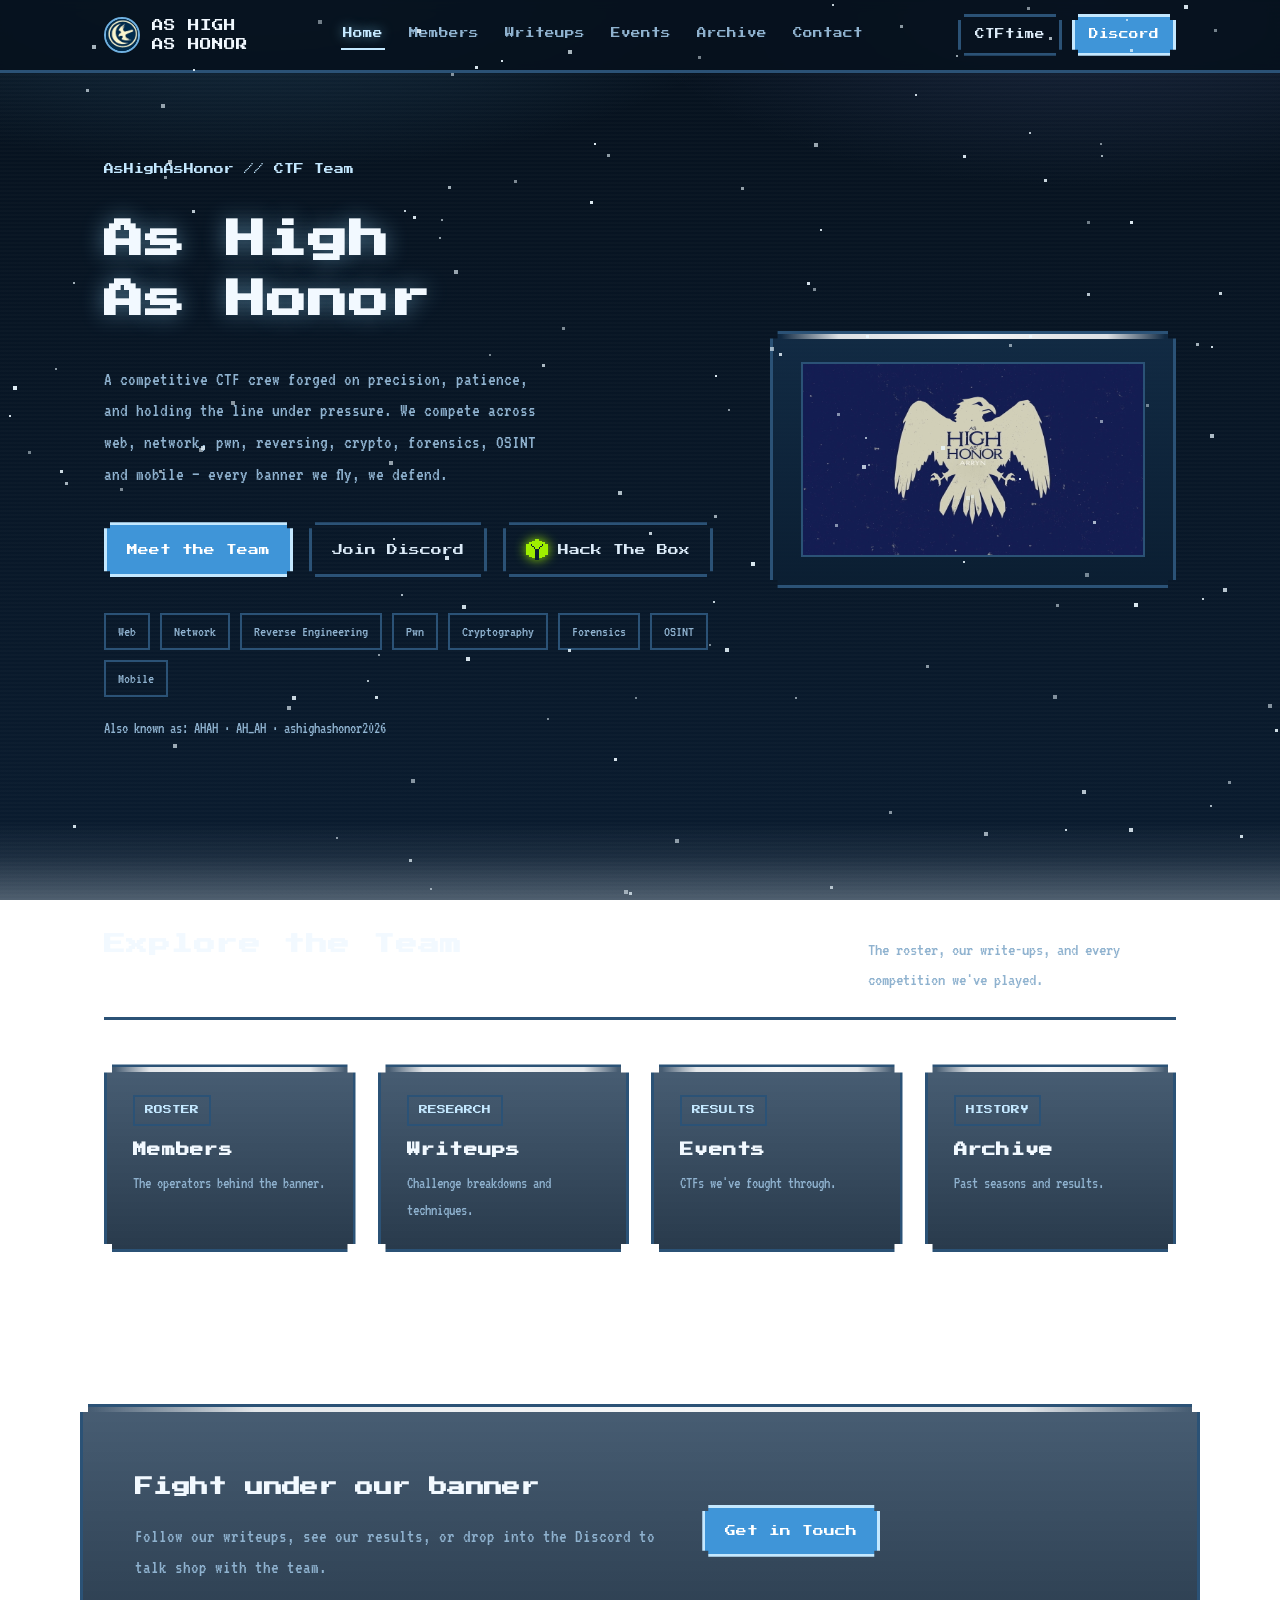
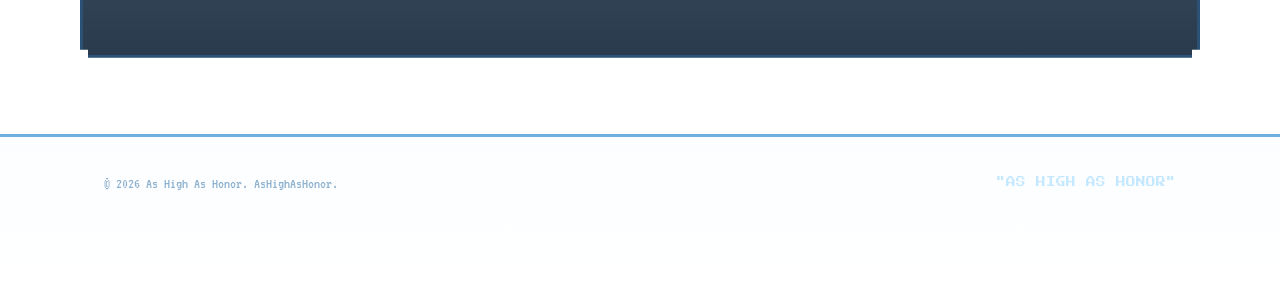
<file: index.html>
<!doctype html>
<html lang="en"><head>
<meta charset="UTF-8"><meta name="viewport" content="width=device-width, initial-scale=1.0">
<title>As High As Honor — CTF Team</title>
<link rel="icon" href="assets/logo.jpg">
<link rel="preconnect" href="https://fonts.googleapis.com"><link rel="preconnect" href="https://fonts.gstatic.com" crossorigin>
<link href="https://fonts.googleapis.com/css2?family=Press+Start+2P&family=VT323&display=swap" rel="stylesheet">
<link rel="stylesheet" href="assets/styles.css">
</head>
<body data-page="index">
<div id="loader">
<img class="loader-logo" src="assets/logo.jpg" alt="">
<div class="loader-text">ENTERING AS HIGH AS HONOR</div><div class="loader-sub">// house words: "as high as honor"</div>
<div class="loader-bar-track"><div class="loader-bar-fill" id="loader-fill"></div></div>
<div class="loader-pct" id="loader-pct">0%</div>
</div>
<div id="page-content">
<header><nav class="nav">
<a class="brand" href="index.html"><img src="assets/logo.jpg" alt="As High As Honor logo">AS HIGH<br>AS HONOR</a>
<div class="navlinks"><a href="index.html" class=active>Home</a><a href="members.html">Members</a><a href="writeups.html">Writeups</a><a href="events.html">Events</a><a href="archive.html">Archive</a><a href="contact.html">Contact</a></div>
<div class="nav-right"><a class="pixel-btn ghost" href="https://ctftime.org/team/447040" target="_blank" rel="noopener">CTFtime</a><a class="pixel-btn" href="https://discord.gg/tjXGtZprT" target="_blank" rel="noopener">Discord</a></div>
</nav></header>
<main>
<section style="padding-top:88px;"><div class="wrap hero">
<div><div class="eyebrow">AsHighAsHonor // CTF Team</div>
<h1 class="hero-title">As High<br>As Honor</h1>
<p class="lead2">A competitive CTF crew forged on precision, patience, and holding the line under pressure. We compete across web, network, pwn, reversing, crypto, forensics, OSINT and mobile — every banner we fly, we defend.</p>
<div class="btn-row"><a class="pixel-btn" href="members.html">Meet the Team</a><a class="pixel-btn ghost" href="https://discord.gg/tjXGtZprT" target="_blank" rel="noopener">Join Discord</a><a class="pixel-btn ghost" href="https://ctf.hackthebox.com/team/overview/327484" target="_blank" rel="noopener"><svg class="htb-logo" viewBox="0 0 14 13" shape-rendering="crispEdges" aria-hidden="true"><rect x="6" y="0" width="1" height="1" fill="#9fef00"/><rect x="7" y="0" width="1" height="1" fill="#9fef00"/><rect x="4" y="1" width="1" height="1" fill="#9fef00"/><rect x="5" y="1" width="1" height="1" fill="#9fef00"/><rect x="6" y="1" width="1" height="1" fill="#9fef00"/><rect x="7" y="1" width="1" height="1" fill="#9fef00"/><rect x="8" y="1" width="1" height="1" fill="#9fef00"/><rect x="9" y="1" width="1" height="1" fill="#9fef00"/><rect x="2" y="2" width="1" height="1" fill="#9fef00"/><rect x="3" y="2" width="1" height="1" fill="#9fef00"/><rect x="4" y="2" width="1" height="1" fill="#9fef00"/><rect x="5" y="2" width="1" height="1" fill="#9fef00"/><rect x="6" y="2" width="1" height="1" fill="#9fef00"/><rect x="7" y="2" width="1" height="1" fill="#9fef00"/><rect x="8" y="2" width="1" height="1" fill="#9fef00"/><rect x="9" y="2" width="1" height="1" fill="#9fef00"/><rect x="10" y="2" width="1" height="1" fill="#9fef00"/><rect x="11" y="2" width="1" height="1" fill="#9fef00"/><rect x="0" y="3" width="1" height="1" fill="#9fef00"/><rect x="1" y="3" width="1" height="1" fill="#9fef00"/><rect x="2" y="3" width="1" height="1" fill="#9fef00"/><rect x="3" y="3" width="1" height="1" fill="#0b1f33"/><rect x="4" y="3" width="1" height="1" fill="#9fef00"/><rect x="5" y="3" width="1" height="1" fill="#9fef00"/><rect x="6" y="3" width="1" height="1" fill="#9fef00"/><rect x="7" y="3" width="1" height="1" fill="#9fef00"/><rect x="8" y="3" width="1" height="1" fill="#9fef00"/><rect x="9" y="3" width="1" height="1" fill="#9fef00"/><rect x="10" y="3" width="1" height="1" fill="#0b1f33"/><rect x="11" y="3" width="1" height="1" fill="#9fef00"/><rect x="12" y="3" width="1" height="1" fill="#9fef00"/><rect x="13" y="3" width="1" height="1" fill="#9fef00"/><rect x="0" y="4" width="1" height="1" fill="#9fef00"/><rect x="1" y="4" width="1" height="1" fill="#9fef00"/><rect x="2" y="4" width="1" height="1" fill="#9fef00"/><rect x="3" y="4" width="1" height="1" fill="#9fef00"/><rect x="4" y="4" width="1" height="1" fill="#0b1f33"/><rect x="5" y="4" width="1" height="1" fill="#9fef00"/><rect x="6" y="4" width="1" height="1" fill="#9fef00"/><rect x="7" y="4" width="1" height="1" fill="#9fef00"/><rect x="8" y="4" width="1" height="1" fill="#9fef00"/><rect x="9" y="4" width="1" height="1" fill="#0b1f33"/><rect x="10" y="4" width="1" height="1" fill="#9fef00"/><rect x="11" y="4" width="1" height="1" fill="#9fef00"/><rect x="12" y="4" width="1" height="1" fill="#9fef00"/><rect x="13" y="4" width="1" height="1" fill="#9fef00"/><rect x="0" y="5" width="1" height="1" fill="#9fef00"/><rect x="1" y="5" width="1" height="1" fill="#9fef00"/><rect x="2" y="5" width="1" height="1" fill="#9fef00"/><rect x="3" y="5" width="1" height="1" fill="#9fef00"/><rect x="4" y="5" width="1" height="1" fill="#9fef00"/><rect x="5" y="5" width="1" height="1" fill="#0b1f33"/><rect x="6" y="5" width="1" height="1" fill="#9fef00"/><rect x="7" y="5" width="1" height="1" fill="#9fef00"/><rect x="8" y="5" width="1" height="1" fill="#0b1f33"/><rect x="9" y="5" width="1" height="1" fill="#9fef00"/><rect x="10" y="5" width="1" height="1" fill="#9fef00"/><rect x="11" y="5" width="1" height="1" fill="#9fef00"/><rect x="12" y="5" width="1" height="1" fill="#9fef00"/><rect x="13" y="5" width="1" height="1" fill="#9fef00"/><rect x="0" y="6" width="1" height="1" fill="#9fef00"/><rect x="1" y="6" width="1" height="1" fill="#9fef00"/><rect x="2" y="6" width="1" height="1" fill="#9fef00"/><rect x="3" y="6" width="1" height="1" fill="#9fef00"/><rect x="4" y="6" width="1" height="1" fill="#9fef00"/><rect x="5" y="6" width="1" height="1" fill="#9fef00"/><rect x="6" y="6" width="1" height="1" fill="#0b1f33"/><rect x="7" y="6" width="1" height="1" fill="#0b1f33"/><rect x="8" y="6" width="1" height="1" fill="#9fef00"/><rect x="9" y="6" width="1" height="1" fill="#9fef00"/><rect x="10" y="6" width="1" height="1" fill="#9fef00"/><rect x="11" y="6" width="1" height="1" fill="#9fef00"/><rect x="12" y="6" width="1" height="1" fill="#9fef00"/><rect x="13" y="6" width="1" height="1" fill="#9fef00"/><rect x="0" y="7" width="1" height="1" fill="#9fef00"/><rect x="1" y="7" width="1" height="1" fill="#9fef00"/><rect x="2" y="7" width="1" height="1" fill="#9fef00"/><rect x="3" y="7" width="1" height="1" fill="#9fef00"/><rect x="4" y="7" width="1" height="1" fill="#9fef00"/><rect x="5" y="7" width="1" height="1" fill="#9fef00"/><rect x="6" y="7" width="1" height="1" fill="#0b1f33"/><rect x="7" y="7" width="1" height="1" fill="#0b1f33"/><rect x="8" y="7" width="1" height="1" fill="#9fef00"/><rect x="9" y="7" width="1" height="1" fill="#9fef00"/><rect x="10" y="7" width="1" height="1" fill="#9fef00"/><rect x="11" y="7" width="1" height="1" fill="#9fef00"/><rect x="12" y="7" width="1" height="1" fill="#9fef00"/><rect x="13" y="7" width="1" height="1" fill="#9fef00"/><rect x="0" y="8" width="1" height="1" fill="#9fef00"/><rect x="1" y="8" width="1" height="1" fill="#9fef00"/><rect x="2" y="8" width="1" height="1" fill="#9fef00"/><rect x="3" y="8" width="1" height="1" fill="#9fef00"/><rect x="4" y="8" width="1" height="1" fill="#9fef00"/><rect x="5" y="8" width="1" height="1" fill="#9fef00"/><rect x="6" y="8" width="1" height="1" fill="#0b1f33"/><rect x="7" y="8" width="1" height="1" fill="#0b1f33"/><rect x="8" y="8" width="1" height="1" fill="#9fef00"/><rect x="9" y="8" width="1" height="1" fill="#9fef00"/><rect x="10" y="8" width="1" height="1" fill="#9fef00"/><rect x="11" y="8" width="1" height="1" fill="#9fef00"/><rect x="12" y="8" width="1" height="1" fill="#9fef00"/><rect x="13" y="8" width="1" height="1" fill="#9fef00"/><rect x="0" y="9" width="1" height="1" fill="#9fef00"/><rect x="1" y="9" width="1" height="1" fill="#9fef00"/><rect x="2" y="9" width="1" height="1" fill="#9fef00"/><rect x="3" y="9" width="1" height="1" fill="#9fef00"/><rect x="4" y="9" width="1" height="1" fill="#9fef00"/><rect x="5" y="9" width="1" height="1" fill="#9fef00"/><rect x="6" y="9" width="1" height="1" fill="#0b1f33"/><rect x="7" y="9" width="1" height="1" fill="#0b1f33"/><rect x="8" y="9" width="1" height="1" fill="#9fef00"/><rect x="9" y="9" width="1" height="1" fill="#9fef00"/><rect x="10" y="9" width="1" height="1" fill="#9fef00"/><rect x="11" y="9" width="1" height="1" fill="#9fef00"/><rect x="12" y="9" width="1" height="1" fill="#9fef00"/><rect x="13" y="9" width="1" height="1" fill="#9fef00"/><rect x="2" y="10" width="1" height="1" fill="#9fef00"/><rect x="3" y="10" width="1" height="1" fill="#9fef00"/><rect x="4" y="10" width="1" height="1" fill="#9fef00"/><rect x="5" y="10" width="1" height="1" fill="#9fef00"/><rect x="6" y="10" width="1" height="1" fill="#0b1f33"/><rect x="7" y="10" width="1" height="1" fill="#0b1f33"/><rect x="8" y="10" width="1" height="1" fill="#9fef00"/><rect x="9" y="10" width="1" height="1" fill="#9fef00"/><rect x="10" y="10" width="1" height="1" fill="#9fef00"/><rect x="11" y="10" width="1" height="1" fill="#9fef00"/><rect x="4" y="11" width="1" height="1" fill="#9fef00"/><rect x="5" y="11" width="1" height="1" fill="#9fef00"/><rect x="6" y="11" width="1" height="1" fill="#0b1f33"/><rect x="7" y="11" width="1" height="1" fill="#0b1f33"/><rect x="8" y="11" width="1" height="1" fill="#9fef00"/><rect x="9" y="11" width="1" height="1" fill="#9fef00"/><rect x="6" y="12" width="1" height="1" fill="#0b1f33"/><rect x="7" y="12" width="1" height="1" fill="#0b1f33"/></svg> Hack The Box</a></div>
<div class="tag-row" style="margin-top:36px;"><span>Web</span><span>Network</span><span>Reverse Engineering</span><span>Pwn</span><span>Cryptography</span><span>Forensics</span><span>OSINT</span><span>Mobile</span></div>
<p class="muted aka">Also known as: AHAH · AH_AH · ashighashonor2026</p></div>
<div class="pixel-card sigil"><img src="assets/sigil.jpg" alt="As High As Honor emblem"></div>
</div></section>
<section><div class="wrap">
<div class="section-head"><h2>Explore the Team</h2><p>The roster, our write-ups, and every competition we've played.</p></div>
<div class="grid4"><a class="pixel-card tile" href="members.html"><div class="pill">ROSTER</div><h3>Members</h3><p>The operators behind the banner.</p></a><a class="pixel-card tile" href="writeups.html"><div class="pill">RESEARCH</div><h3>Writeups</h3><p>Challenge breakdowns and techniques.</p></a><a class="pixel-card tile" href="events.html"><div class="pill">RESULTS</div><h3>Events</h3><p>CTFs we've fought through.</p></a><a class="pixel-card tile" href="archive.html"><div class="pill">HISTORY</div><h3>Archive</h3><p>Past seasons and results.</p></a></div></div></section>
<section><div class="wrap pixel-card cta">
<div><h2>Fight under our banner</h2><p class="muted">Follow our writeups, see our results, or drop into the Discord to talk shop with the team.</p></div>
<a class="pixel-btn" href="contact.html" style="justify-self:start;">Get in Touch</a></div></section>
</main>
<footer><div class="wrap footer-row"><span>© 2026 As High As Honor. AsHighAsHonor.</span><span class="footer-motto">"AS HIGH AS HONOR"</span></div></footer>
</div>
<script src="assets/loader.js"></script>
</body></html>
</file>
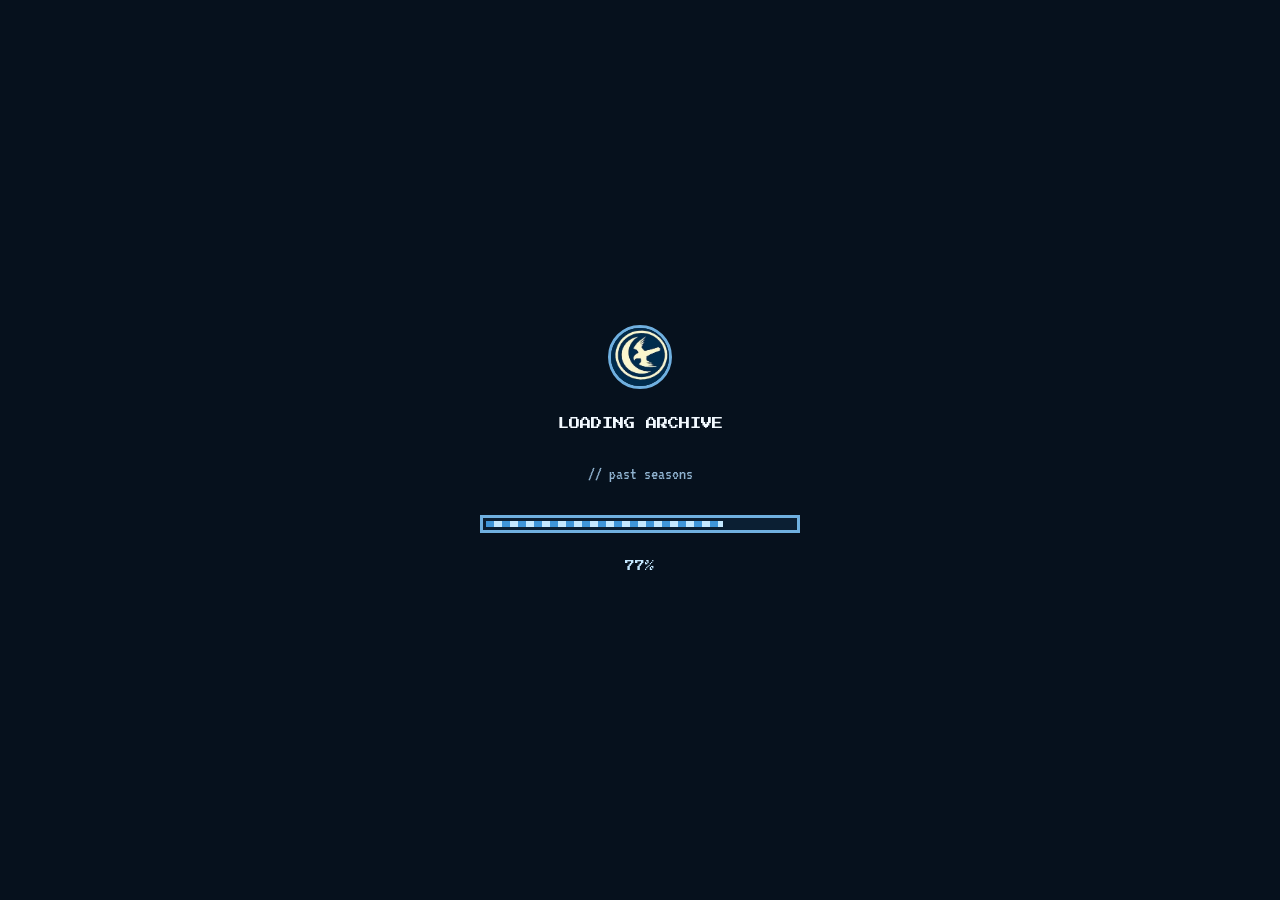
<file: archive.html>
<!doctype html>
<html lang="en"><head>
<meta charset="UTF-8"><meta name="viewport" content="width=device-width, initial-scale=1.0">
<title>Archive — As High As Honor</title>
<link rel="icon" href="assets/logo.jpg">
<link rel="preconnect" href="https://fonts.googleapis.com"><link rel="preconnect" href="https://fonts.gstatic.com" crossorigin>
<link href="https://fonts.googleapis.com/css2?family=Press+Start+2P&family=VT323&display=swap" rel="stylesheet">
<link rel="stylesheet" href="assets/styles.css">
</head>
<body data-page="archive">
<div id="loader">
<img class="loader-logo" src="assets/logo.jpg" alt="">
<div class="loader-text">LOADING ARCHIVE</div><div class="loader-sub">// past seasons</div>
<div class="loader-bar-track"><div class="loader-bar-fill" id="loader-fill"></div></div>
<div class="loader-pct" id="loader-pct">0%</div>
</div>
<div id="page-content">
<header><nav class="nav">
<a class="brand" href="index.html"><img src="assets/logo.jpg" alt="As High As Honor logo">AS HIGH<br>AS HONOR</a>
<div class="navlinks"><a href="index.html">Home</a><a href="members.html">Members</a><a href="writeups.html">Writeups</a><a href="events.html">Events</a><a href="archive.html" class=active>Archive</a><a href="contact.html">Contact</a></div>
<div class="nav-right"><a class="pixel-btn ghost" href="https://ctftime.org/team/447040" target="_blank" rel="noopener">CTFtime</a><a class="pixel-btn" href="https://discord.gg/tjXGtZprT" target="_blank" rel="noopener">Discord</a></div>
</nav></header>
<main>
<section class="top"><div class="wrap"><div class="eyebrow">AsHighAsHonor // History</div>
<h1 class="page-title">Archive</h1><p class="muted lead">A record of every season As High As Honor has fought through — rankings, rosters, and results.</p></div></section>
<section style="padding-top:36px;"><div class="wrap"><div class="row-list">
<div class="row-item pixel-card"><div style="flex:1; min-width:220px;"><h3>Season 1 — 2026</h3><p>Founding season. Team formed, first competitions entered. Detailed results to be added.</p></div><div class="pill">CURRENT</div></div></div>
<div class="placeholder-note" style="margin-top:26px;">This archive fills in as seasons complete. In the meantime, the full competition history is tracked live on <a class="link" href="https://ctftime.org/team/447040" target="_blank" rel="noopener">CTFtime</a>.</div></div></section>
</main>
<footer><div class="wrap footer-row"><span>© 2026 As High As Honor. AsHighAsHonor.</span><span class="footer-motto">"AS HIGH AS HONOR"</span></div></footer>
</div>
<script src="assets/loader.js"></script>
</body></html>
</file>
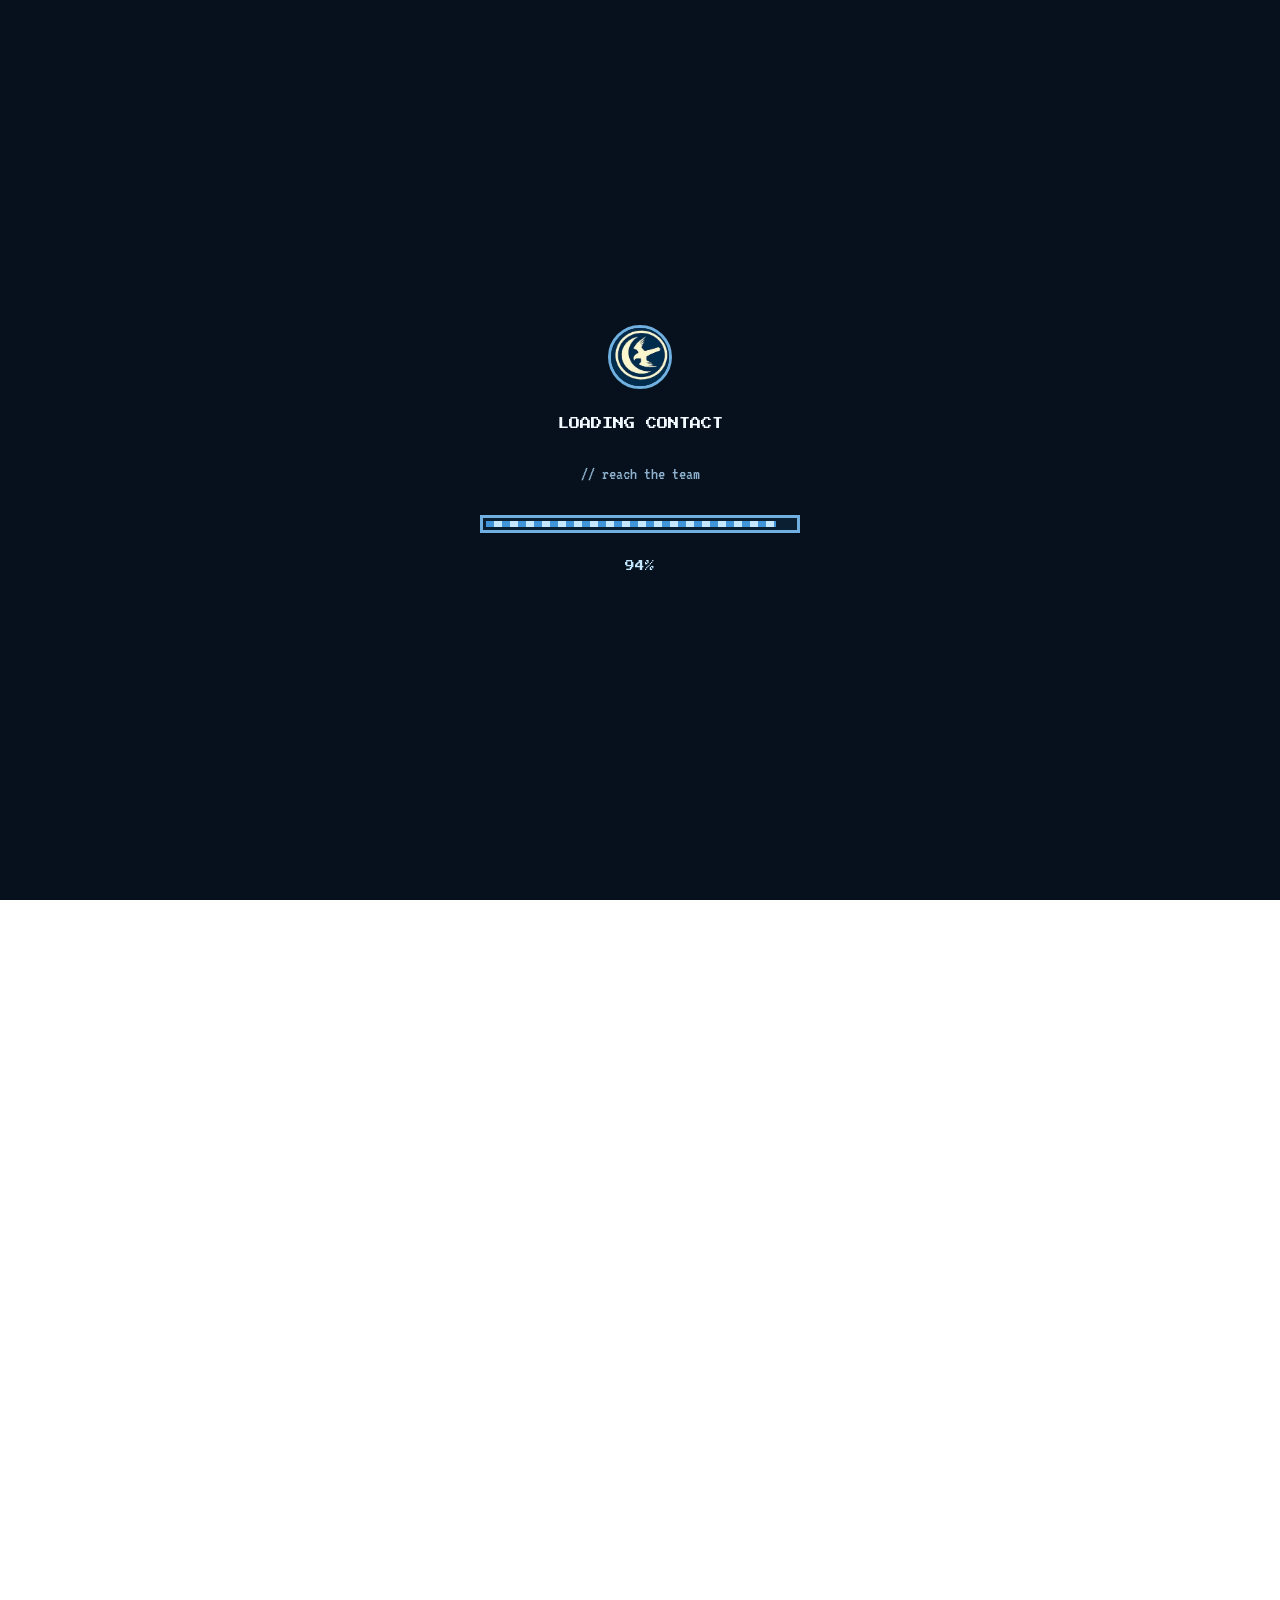
<file: contact.html>
<!doctype html>
<html lang="en"><head>
<meta charset="UTF-8"><meta name="viewport" content="width=device-width, initial-scale=1.0">
<title>Contact — As High As Honor</title>
<link rel="icon" href="assets/logo.jpg">
<link rel="preconnect" href="https://fonts.googleapis.com"><link rel="preconnect" href="https://fonts.gstatic.com" crossorigin>
<link href="https://fonts.googleapis.com/css2?family=Press+Start+2P&family=VT323&display=swap" rel="stylesheet">
<link rel="stylesheet" href="assets/styles.css">
</head>
<body data-page="contact">
<div id="loader">
<img class="loader-logo" src="assets/logo.jpg" alt="">
<div class="loader-text">LOADING CONTACT</div><div class="loader-sub">// reach the team</div>
<div class="loader-bar-track"><div class="loader-bar-fill" id="loader-fill"></div></div>
<div class="loader-pct" id="loader-pct">0%</div>
</div>
<div id="page-content">
<header><nav class="nav">
<a class="brand" href="index.html"><img src="assets/logo.jpg" alt="As High As Honor logo">AS HIGH<br>AS HONOR</a>
<div class="navlinks"><a href="index.html">Home</a><a href="members.html">Members</a><a href="writeups.html">Writeups</a><a href="events.html">Events</a><a href="archive.html">Archive</a><a href="contact.html" class=active>Contact</a></div>
<div class="nav-right"><a class="pixel-btn ghost" href="https://ctftime.org/team/447040" target="_blank" rel="noopener">CTFtime</a><a class="pixel-btn" href="https://discord.gg/tjXGtZprT" target="_blank" rel="noopener">Discord</a></div>
</nav></header>
<main>
<section class="top"><div class="wrap"><div class="eyebrow">AsHighAsHonor // Reach Us</div>
<h1 class="page-title">Contact</h1><p class="muted lead">The fastest way to reach As High As Honor is Discord. For CTF collaborations or press, reach the team lead directly.</p></div></section>
<section style="padding-top:36px;"><div class="wrap grid2"><div class="pixel-card cc"><div class="pill">TEAM</div><h2>Discord</h2><p class="muted">Join the server to talk CTFs, get team announcements, and meet the roster.</p><a class="pixel-btn" href="https://discord.gg/tjXGtZprT" target="_blank" rel="noopener">discord.gg/tjXGtZprT</a></div><div class="pixel-card cc"><div class="pill">TEAM</div><h2>CTFtime</h2><p class="muted">Track our ranking, roster, and full competition history.</p><a class="pixel-btn ghost" href="https://ctftime.org/team/447040" target="_blank" rel="noopener">ctftime.org/team/447040</a></div><div class="pixel-card cc"><div class="pill">TEAM</div><h2><svg class="htb-logo" viewBox="0 0 14 13" shape-rendering="crispEdges" aria-hidden="true"><rect x="6" y="0" width="1" height="1" fill="#9fef00"/><rect x="7" y="0" width="1" height="1" fill="#9fef00"/><rect x="4" y="1" width="1" height="1" fill="#9fef00"/><rect x="5" y="1" width="1" height="1" fill="#9fef00"/><rect x="6" y="1" width="1" height="1" fill="#9fef00"/><rect x="7" y="1" width="1" height="1" fill="#9fef00"/><rect x="8" y="1" width="1" height="1" fill="#9fef00"/><rect x="9" y="1" width="1" height="1" fill="#9fef00"/><rect x="2" y="2" width="1" height="1" fill="#9fef00"/><rect x="3" y="2" width="1" height="1" fill="#9fef00"/><rect x="4" y="2" width="1" height="1" fill="#9fef00"/><rect x="5" y="2" width="1" height="1" fill="#9fef00"/><rect x="6" y="2" width="1" height="1" fill="#9fef00"/><rect x="7" y="2" width="1" height="1" fill="#9fef00"/><rect x="8" y="2" width="1" height="1" fill="#9fef00"/><rect x="9" y="2" width="1" height="1" fill="#9fef00"/><rect x="10" y="2" width="1" height="1" fill="#9fef00"/><rect x="11" y="2" width="1" height="1" fill="#9fef00"/><rect x="0" y="3" width="1" height="1" fill="#9fef00"/><rect x="1" y="3" width="1" height="1" fill="#9fef00"/><rect x="2" y="3" width="1" height="1" fill="#9fef00"/><rect x="3" y="3" width="1" height="1" fill="#0b1f33"/><rect x="4" y="3" width="1" height="1" fill="#9fef00"/><rect x="5" y="3" width="1" height="1" fill="#9fef00"/><rect x="6" y="3" width="1" height="1" fill="#9fef00"/><rect x="7" y="3" width="1" height="1" fill="#9fef00"/><rect x="8" y="3" width="1" height="1" fill="#9fef00"/><rect x="9" y="3" width="1" height="1" fill="#9fef00"/><rect x="10" y="3" width="1" height="1" fill="#0b1f33"/><rect x="11" y="3" width="1" height="1" fill="#9fef00"/><rect x="12" y="3" width="1" height="1" fill="#9fef00"/><rect x="13" y="3" width="1" height="1" fill="#9fef00"/><rect x="0" y="4" width="1" height="1" fill="#9fef00"/><rect x="1" y="4" width="1" height="1" fill="#9fef00"/><rect x="2" y="4" width="1" height="1" fill="#9fef00"/><rect x="3" y="4" width="1" height="1" fill="#9fef00"/><rect x="4" y="4" width="1" height="1" fill="#0b1f33"/><rect x="5" y="4" width="1" height="1" fill="#9fef00"/><rect x="6" y="4" width="1" height="1" fill="#9fef00"/><rect x="7" y="4" width="1" height="1" fill="#9fef00"/><rect x="8" y="4" width="1" height="1" fill="#9fef00"/><rect x="9" y="4" width="1" height="1" fill="#0b1f33"/><rect x="10" y="4" width="1" height="1" fill="#9fef00"/><rect x="11" y="4" width="1" height="1" fill="#9fef00"/><rect x="12" y="4" width="1" height="1" fill="#9fef00"/><rect x="13" y="4" width="1" height="1" fill="#9fef00"/><rect x="0" y="5" width="1" height="1" fill="#9fef00"/><rect x="1" y="5" width="1" height="1" fill="#9fef00"/><rect x="2" y="5" width="1" height="1" fill="#9fef00"/><rect x="3" y="5" width="1" height="1" fill="#9fef00"/><rect x="4" y="5" width="1" height="1" fill="#9fef00"/><rect x="5" y="5" width="1" height="1" fill="#0b1f33"/><rect x="6" y="5" width="1" height="1" fill="#9fef00"/><rect x="7" y="5" width="1" height="1" fill="#9fef00"/><rect x="8" y="5" width="1" height="1" fill="#0b1f33"/><rect x="9" y="5" width="1" height="1" fill="#9fef00"/><rect x="10" y="5" width="1" height="1" fill="#9fef00"/><rect x="11" y="5" width="1" height="1" fill="#9fef00"/><rect x="12" y="5" width="1" height="1" fill="#9fef00"/><rect x="13" y="5" width="1" height="1" fill="#9fef00"/><rect x="0" y="6" width="1" height="1" fill="#9fef00"/><rect x="1" y="6" width="1" height="1" fill="#9fef00"/><rect x="2" y="6" width="1" height="1" fill="#9fef00"/><rect x="3" y="6" width="1" height="1" fill="#9fef00"/><rect x="4" y="6" width="1" height="1" fill="#9fef00"/><rect x="5" y="6" width="1" height="1" fill="#9fef00"/><rect x="6" y="6" width="1" height="1" fill="#0b1f33"/><rect x="7" y="6" width="1" height="1" fill="#0b1f33"/><rect x="8" y="6" width="1" height="1" fill="#9fef00"/><rect x="9" y="6" width="1" height="1" fill="#9fef00"/><rect x="10" y="6" width="1" height="1" fill="#9fef00"/><rect x="11" y="6" width="1" height="1" fill="#9fef00"/><rect x="12" y="6" width="1" height="1" fill="#9fef00"/><rect x="13" y="6" width="1" height="1" fill="#9fef00"/><rect x="0" y="7" width="1" height="1" fill="#9fef00"/><rect x="1" y="7" width="1" height="1" fill="#9fef00"/><rect x="2" y="7" width="1" height="1" fill="#9fef00"/><rect x="3" y="7" width="1" height="1" fill="#9fef00"/><rect x="4" y="7" width="1" height="1" fill="#9fef00"/><rect x="5" y="7" width="1" height="1" fill="#9fef00"/><rect x="6" y="7" width="1" height="1" fill="#0b1f33"/><rect x="7" y="7" width="1" height="1" fill="#0b1f33"/><rect x="8" y="7" width="1" height="1" fill="#9fef00"/><rect x="9" y="7" width="1" height="1" fill="#9fef00"/><rect x="10" y="7" width="1" height="1" fill="#9fef00"/><rect x="11" y="7" width="1" height="1" fill="#9fef00"/><rect x="12" y="7" width="1" height="1" fill="#9fef00"/><rect x="13" y="7" width="1" height="1" fill="#9fef00"/><rect x="0" y="8" width="1" height="1" fill="#9fef00"/><rect x="1" y="8" width="1" height="1" fill="#9fef00"/><rect x="2" y="8" width="1" height="1" fill="#9fef00"/><rect x="3" y="8" width="1" height="1" fill="#9fef00"/><rect x="4" y="8" width="1" height="1" fill="#9fef00"/><rect x="5" y="8" width="1" height="1" fill="#9fef00"/><rect x="6" y="8" width="1" height="1" fill="#0b1f33"/><rect x="7" y="8" width="1" height="1" fill="#0b1f33"/><rect x="8" y="8" width="1" height="1" fill="#9fef00"/><rect x="9" y="8" width="1" height="1" fill="#9fef00"/><rect x="10" y="8" width="1" height="1" fill="#9fef00"/><rect x="11" y="8" width="1" height="1" fill="#9fef00"/><rect x="12" y="8" width="1" height="1" fill="#9fef00"/><rect x="13" y="8" width="1" height="1" fill="#9fef00"/><rect x="0" y="9" width="1" height="1" fill="#9fef00"/><rect x="1" y="9" width="1" height="1" fill="#9fef00"/><rect x="2" y="9" width="1" height="1" fill="#9fef00"/><rect x="3" y="9" width="1" height="1" fill="#9fef00"/><rect x="4" y="9" width="1" height="1" fill="#9fef00"/><rect x="5" y="9" width="1" height="1" fill="#9fef00"/><rect x="6" y="9" width="1" height="1" fill="#0b1f33"/><rect x="7" y="9" width="1" height="1" fill="#0b1f33"/><rect x="8" y="9" width="1" height="1" fill="#9fef00"/><rect x="9" y="9" width="1" height="1" fill="#9fef00"/><rect x="10" y="9" width="1" height="1" fill="#9fef00"/><rect x="11" y="9" width="1" height="1" fill="#9fef00"/><rect x="12" y="9" width="1" height="1" fill="#9fef00"/><rect x="13" y="9" width="1" height="1" fill="#9fef00"/><rect x="2" y="10" width="1" height="1" fill="#9fef00"/><rect x="3" y="10" width="1" height="1" fill="#9fef00"/><rect x="4" y="10" width="1" height="1" fill="#9fef00"/><rect x="5" y="10" width="1" height="1" fill="#9fef00"/><rect x="6" y="10" width="1" height="1" fill="#0b1f33"/><rect x="7" y="10" width="1" height="1" fill="#0b1f33"/><rect x="8" y="10" width="1" height="1" fill="#9fef00"/><rect x="9" y="10" width="1" height="1" fill="#9fef00"/><rect x="10" y="10" width="1" height="1" fill="#9fef00"/><rect x="11" y="10" width="1" height="1" fill="#9fef00"/><rect x="4" y="11" width="1" height="1" fill="#9fef00"/><rect x="5" y="11" width="1" height="1" fill="#9fef00"/><rect x="6" y="11" width="1" height="1" fill="#0b1f33"/><rect x="7" y="11" width="1" height="1" fill="#0b1f33"/><rect x="8" y="11" width="1" height="1" fill="#9fef00"/><rect x="9" y="11" width="1" height="1" fill="#9fef00"/><rect x="6" y="12" width="1" height="1" fill="#0b1f33"/><rect x="7" y="12" width="1" height="1" fill="#0b1f33"/></svg> Hack The Box</h2><p class="muted">Find our team on the HTB CTF platform.</p><a class="pixel-btn ghost" href="https://ctf.hackthebox.com/team/overview/327484" target="_blank" rel="noopener">HTB team page</a></div><div class="pixel-card cc"><div class="pill">TEAM</div><h2>LinkedIn</h2><p class="muted">Follow As High As Honor on LinkedIn.</p><a class="pixel-btn ghost" href="https://www.linkedin.com/company/as-high-as-honor/" target="_blank" rel="noopener">As High As Honor</a></div>
<div class="pixel-card cc" style="grid-column:1 / -1;"><div class="pill">TEAM LEADER</div>
<h2>Hazem Hussein <span class="handle">— 0xKing_B0B</span></h2>
<p class="muted">For collaborations, CTF hosting, or media inquiries.</p><div class="social-row"><a href="https://ctftime.org/user/248188" target="_blank" rel="noopener" aria-label="CTFtime" title="CTFtime"><svg viewBox="0 0 24 24"><path d="M3 3h18v4h-7v14h-4V7H3V3z"/></svg></a>
<a href="https://www.linkedin.com/in/hazem-hussein-8379a630a/" target="_blank" rel="noopener" aria-label="LinkedIn" title="LinkedIn"><svg viewBox="0 0 24 24"><path d="M4.98 3.5C4.98 4.88 3.87 6 2.49 6S0 4.88 0 3.5 1.12 1 2.5 1s2.48 1.12 2.48 2.5zM.5 8.5h4V23h-4V8.5zM8.5 8.5h3.8v1.98h.06c.53-1 1.83-2.05 3.77-2.05 4.03 0 4.78 2.65 4.78 6.1V23h-4v-6.7c0-1.6-.03-3.66-2.23-3.66-2.23 0-2.57 1.74-2.57 3.54V23h-4V8.5z"/></svg></a>
<a href="https://medium.com/@hazemhusseinsalah" target="_blank" rel="noopener" aria-label="Medium" title="Medium"><svg viewBox="0 0 24 24"><path d="M13.5 12c0 3.6-2.9 6.5-6.5 6.5S.5 15.6.5 12 3.4 5.5 7 5.5s6.5 2.9 6.5 6.5zm7.3 0c0 3.4-1.5 6.1-3.3 6.1s-3.3-2.7-3.3-6.1 1.5-6.1 3.3-6.1 3.3 2.7 3.3 6.1zm2.7 0c0 3-.5 5.5-1.2 5.5s-1.2-2.5-1.2-5.5.5-5.5 1.2-5.5 1.2 2.5 1.2 5.5z"/></svg></a>
<a href="https://x.com/HazemHusseev" target="_blank" rel="noopener" aria-label="X (Twitter)" title="X (Twitter)"><svg viewBox="0 0 24 24"><path d="M18.9 1.5h3.7l-8 9.2 9.5 11.8h-7.4l-5.8-7.4-6.6 7.4H.6l8.6-9.8L0 1.5h7.6l5.3 6.8 6-6.8zm-1.3 18.6h2L6.5 3.3H4.3l13.3 16.8z"/></svg></a>
</div></div>
<div class="pixel-card cc" style="grid-column:1 / -1;"><div class="pill">ALSO KNOWN AS</div>
<div class="tag-row" style="margin-top:12px;"><span>AHAH</span><span>AH_AH</span><span>ashighashonor2026</span></div></div>
</div></section>
</main>
<footer><div class="wrap footer-row"><span>© 2026 As High As Honor. AsHighAsHonor.</span><span class="footer-motto">"AS HIGH AS HONOR"</span></div></footer>
</div>
<script src="assets/loader.js"></script>
</body></html>
</file>
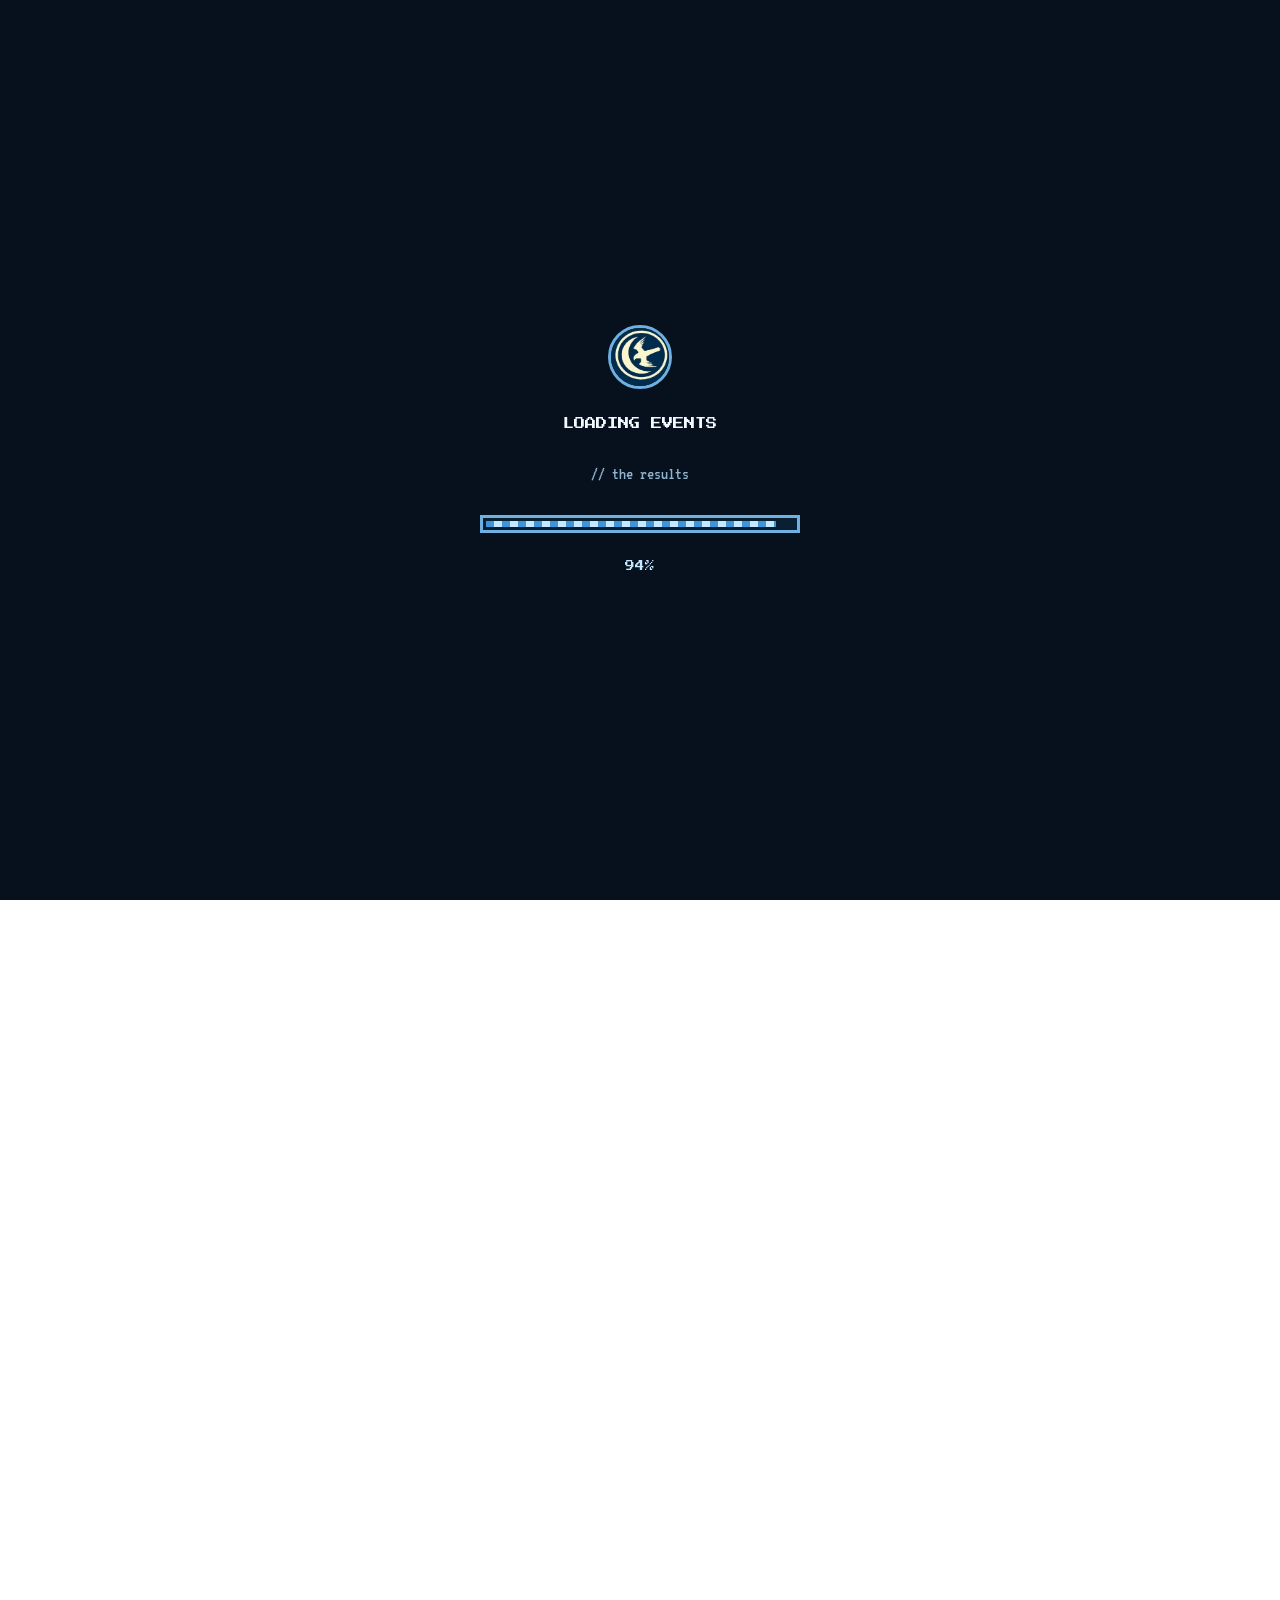
<file: events.html>
<!doctype html>
<html lang="en"><head>
<meta charset="UTF-8"><meta name="viewport" content="width=device-width, initial-scale=1.0">
<title>Events — As High As Honor</title>
<link rel="icon" href="assets/logo.jpg">
<link rel="preconnect" href="https://fonts.googleapis.com"><link rel="preconnect" href="https://fonts.gstatic.com" crossorigin>
<link href="https://fonts.googleapis.com/css2?family=Press+Start+2P&family=VT323&display=swap" rel="stylesheet">
<link rel="stylesheet" href="assets/styles.css">
</head>
<body data-page="events">
<div id="loader">
<img class="loader-logo" src="assets/logo.jpg" alt="">
<div class="loader-text">LOADING EVENTS</div><div class="loader-sub">// the results</div>
<div class="loader-bar-track"><div class="loader-bar-fill" id="loader-fill"></div></div>
<div class="loader-pct" id="loader-pct">0%</div>
</div>
<div id="page-content">
<header><nav class="nav">
<a class="brand" href="index.html"><img src="assets/logo.jpg" alt="As High As Honor logo">AS HIGH<br>AS HONOR</a>
<div class="navlinks"><a href="index.html">Home</a><a href="members.html">Members</a><a href="writeups.html">Writeups</a><a href="events.html" class=active>Events</a><a href="archive.html">Archive</a><a href="contact.html">Contact</a></div>
<div class="nav-right"><a class="pixel-btn ghost" href="https://ctftime.org/team/447040" target="_blank" rel="noopener">CTFtime</a><a class="pixel-btn" href="https://discord.gg/tjXGtZprT" target="_blank" rel="noopener">Discord</a></div>
</nav></header>
<main>
<section class="top"><div class="wrap"><div class="eyebrow">AsHighAsHonor // Results</div>
<h1 class="page-title">Events</h1><p class="muted lead">Every CTF we've fought through, with our final placement. Full history lives on our <a class="link" href="https://ctftime.org/team/447040" target="_blank" rel="noopener">CTFtime profile</a>.</p></div></section>
<section style="padding-top:36px;"><div class="wrap">
<div class="section-head" style="margin-bottom:26px;"><h2 style="font-size:1.05rem;">Past Competitions</h2></div>
<div class="row-list"><div class="row-item pixel-card"><h3 style="margin:0;">FDC CTF Qualification Round</h3><div class="pill">PLACE #37</div></div><div class="row-item pixel-card"><h3 style="margin:0;">SunshineCTF 2026</h3><div class="pill">PLACE #207</div></div><div class="row-item pixel-card"><h3 style="margin:0;">H7CTF 2026 Quals</h3><div class="pill">PLACE #279</div></div><div class="row-item pixel-card"><h3 style="margin:0;">07CTF 2026</h3><div class="pill">PLACE #66</div></div><div class="row-item pixel-card"><h3 style="margin:0;">DefCamp Capture the Flag (D-CTF) 2026 Quals</h3><div class="pill">PLACE #261</div></div><div class="row-item pixel-card"><h3 style="margin:0;">NullOrigin CTF Qualifiers</h3><div class="pill">PLACE #631</div></div><div class="row-item pixel-card"><h3 style="margin:0;">CAT CTF 26</h3><div class="pill">PLACE #43</div></div><div class="row-item pixel-card"><h3 style="margin:0;">K17 CTF 2026</h3><div class="pill">PLACE #240</div></div><div class="row-item pixel-card"><h3 style="margin:0;">TFC CTF 2026</h3><div class="pill">PLACE #262</div></div><div class="row-item pixel-card"><h3 style="margin:0;">NNS CTF 2026</h3><div class="pill">PLACE #278</div></div></div></div></section>
</main>
<footer><div class="wrap footer-row"><span>© 2026 As High As Honor. AsHighAsHonor.</span><span class="footer-motto">"AS HIGH AS HONOR"</span></div></footer>
</div>
<script src="assets/loader.js"></script>
</body></html>
</file>
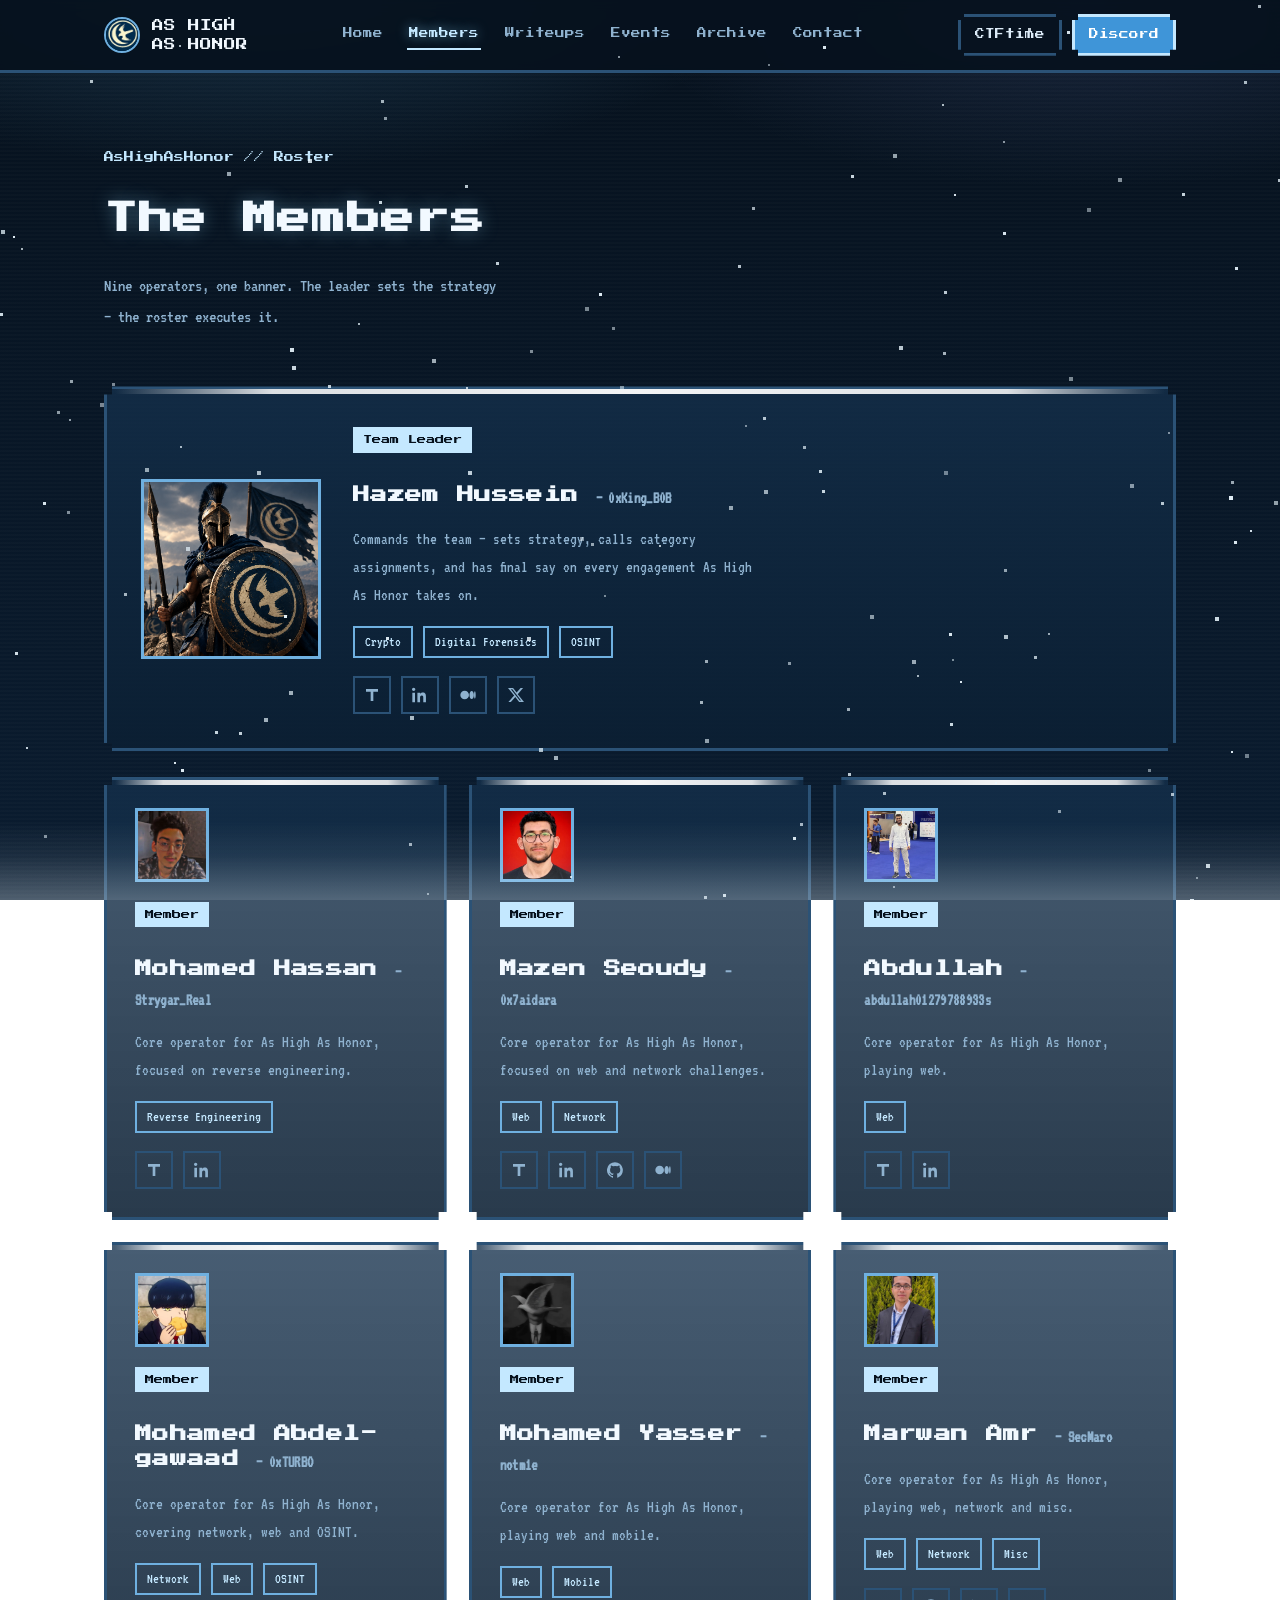
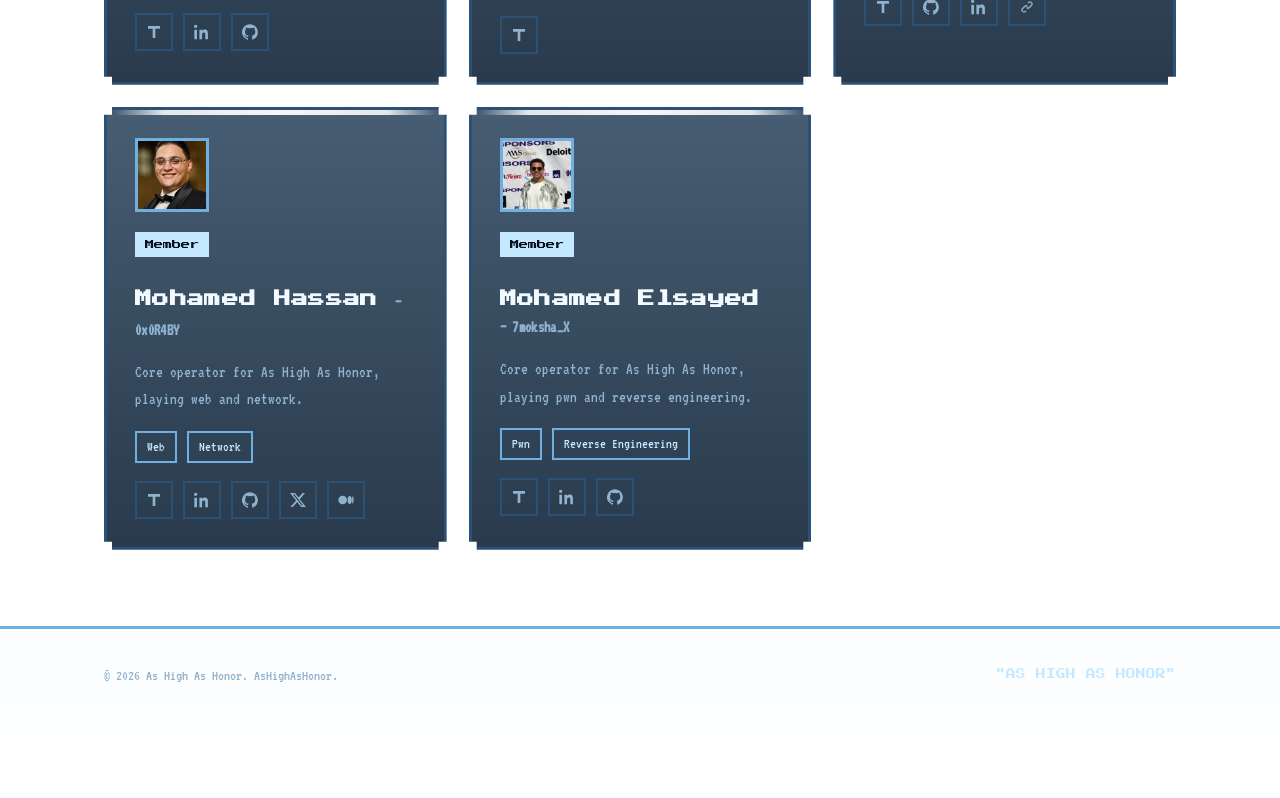
<file: members.html>
<!doctype html>
<html lang="en"><head>
<meta charset="UTF-8"><meta name="viewport" content="width=device-width, initial-scale=1.0">
<title>Members — As High As Honor</title>
<link rel="icon" href="assets/logo.jpg">
<link rel="preconnect" href="https://fonts.googleapis.com"><link rel="preconnect" href="https://fonts.gstatic.com" crossorigin>
<link href="https://fonts.googleapis.com/css2?family=Press+Start+2P&family=VT323&display=swap" rel="stylesheet">
<link rel="stylesheet" href="assets/styles.css">
</head>
<body data-page="members">
<div id="loader">
<img class="loader-logo" src="assets/logo.jpg" alt="">
<div class="loader-text">LOADING MEMBERS</div><div class="loader-sub">// the roster</div>
<div class="loader-bar-track"><div class="loader-bar-fill" id="loader-fill"></div></div>
<div class="loader-pct" id="loader-pct">0%</div>
</div>
<div id="page-content">
<header><nav class="nav">
<a class="brand" href="index.html"><img src="assets/logo.jpg" alt="As High As Honor logo">AS HIGH<br>AS HONOR</a>
<div class="navlinks"><a href="index.html">Home</a><a href="members.html" class=active>Members</a><a href="writeups.html">Writeups</a><a href="events.html">Events</a><a href="archive.html">Archive</a><a href="contact.html">Contact</a></div>
<div class="nav-right"><a class="pixel-btn ghost" href="https://ctftime.org/team/447040" target="_blank" rel="noopener">CTFtime</a><a class="pixel-btn" href="https://discord.gg/tjXGtZprT" target="_blank" rel="noopener">Discord</a></div>
</nav></header>
<main>
<section class="top"><div class="wrap"><div class="eyebrow">AsHighAsHonor // Roster</div>
<h1 class="page-title">The Members</h1><p class="muted lead">Nine operators, one banner. The leader sets the strategy — the roster executes it.</p></div></section>
<section style="padding-top:36px;"><div class="wrap">
<div class="leader-card pixel-card">
<div class="leader-photo"><img src="assets/leader.png" alt="Hazem Hussein — team leader"></div>
<div><span class="member-role">Team Leader</span>
<h3 class="member-name">Hazem Hussein <span class="handle">— 0xKing_B0B</span></h3>
<p class="member-desc">Commands the team — sets strategy, calls category assignments, and has final say on every engagement As High As Honor takes on.</p>
<div class="tag-row skills"><span>Crypto</span><span>Digital Forensics</span><span>OSINT</span></div>
<div class="social-row"><a href="https://ctftime.org/user/248188" target="_blank" rel="noopener" aria-label="CTFtime" title="CTFtime"><svg viewBox="0 0 24 24"><path d="M3 3h18v4h-7v14h-4V7H3V3z"/></svg></a>
<a href="https://www.linkedin.com/in/hazem-hussein-8379a630a/" target="_blank" rel="noopener" aria-label="LinkedIn" title="LinkedIn"><svg viewBox="0 0 24 24"><path d="M4.98 3.5C4.98 4.88 3.87 6 2.49 6S0 4.88 0 3.5 1.12 1 2.5 1s2.48 1.12 2.48 2.5zM.5 8.5h4V23h-4V8.5zM8.5 8.5h3.8v1.98h.06c.53-1 1.83-2.05 3.77-2.05 4.03 0 4.78 2.65 4.78 6.1V23h-4v-6.7c0-1.6-.03-3.66-2.23-3.66-2.23 0-2.57 1.74-2.57 3.54V23h-4V8.5z"/></svg></a>
<a href="https://medium.com/@hazemhusseinsalah" target="_blank" rel="noopener" aria-label="Medium" title="Medium"><svg viewBox="0 0 24 24"><path d="M13.5 12c0 3.6-2.9 6.5-6.5 6.5S.5 15.6.5 12 3.4 5.5 7 5.5s6.5 2.9 6.5 6.5zm7.3 0c0 3.4-1.5 6.1-3.3 6.1s-3.3-2.7-3.3-6.1 1.5-6.1 3.3-6.1 3.3 2.7 3.3 6.1zm2.7 0c0 3-.5 5.5-1.2 5.5s-1.2-2.5-1.2-5.5.5-5.5 1.2-5.5 1.2 2.5 1.2 5.5z"/></svg></a>
<a href="https://x.com/HazemHusseev" target="_blank" rel="noopener" aria-label="X (Twitter)" title="X (Twitter)"><svg viewBox="0 0 24 24"><path d="M18.9 1.5h3.7l-8 9.2 9.5 11.8h-7.4l-5.8-7.4-6.6 7.4H.6l8.6-9.8L0 1.5h7.6l5.3 6.8 6-6.8zm-1.3 18.6h2L6.5 3.3H4.3l13.3 16.8z"/></svg></a>
</div></div></div>
<div class="roster"><div class="member-card pixel-card">
<div class="avatar"><span>MH</span><img src="assets/mohamed.png" alt="Mohamed Hassan" onerror="this.style.display='none'"></div>
<span class="member-role">Member</span>
<h3 class="member-name">Mohamed Hassan <span class="handle">— Strygar_Real</span></h3>
<p class="member-desc">Core operator for As High As Honor, focused on reverse engineering.</p>
<div class="tag-row skills"><span>Reverse Engineering</span></div>
<div class="social-row"><a href="https://ctftime.org/user/271726" target="_blank" rel="noopener" aria-label="CTFtime" title="CTFtime"><svg viewBox="0 0 24 24"><path d="M3 3h18v4h-7v14h-4V7H3V3z"/></svg></a>
<a href="https://www.linkedin.com/in/mohamed-hassan-272983354/" target="_blank" rel="noopener" aria-label="LinkedIn" title="LinkedIn"><svg viewBox="0 0 24 24"><path d="M4.98 3.5C4.98 4.88 3.87 6 2.49 6S0 4.88 0 3.5 1.12 1 2.5 1s2.48 1.12 2.48 2.5zM.5 8.5h4V23h-4V8.5zM8.5 8.5h3.8v1.98h.06c.53-1 1.83-2.05 3.77-2.05 4.03 0 4.78 2.65 4.78 6.1V23h-4v-6.7c0-1.6-.03-3.66-2.23-3.66-2.23 0-2.57 1.74-2.57 3.54V23h-4V8.5z"/></svg></a>
</div>
</div><div class="member-card pixel-card">
<div class="avatar"><span>MS</span><img src="assets/mazen.png" alt="Mazen Seoudy" onerror="this.style.display='none'"></div>
<span class="member-role">Member</span>
<h3 class="member-name">Mazen Seoudy <span class="handle">— 0x7aidara</span></h3>
<p class="member-desc">Core operator for As High As Honor, focused on web and network challenges.</p>
<div class="tag-row skills"><span>Web</span><span>Network</span></div>
<div class="social-row"><a href="https://ctftime.org/user/272265" target="_blank" rel="noopener" aria-label="CTFtime" title="CTFtime"><svg viewBox="0 0 24 24"><path d="M3 3h18v4h-7v14h-4V7H3V3z"/></svg></a>
<a href="https://www.linkedin.com/in/mazen-seoudy-483050329/" target="_blank" rel="noopener" aria-label="LinkedIn" title="LinkedIn"><svg viewBox="0 0 24 24"><path d="M4.98 3.5C4.98 4.88 3.87 6 2.49 6S0 4.88 0 3.5 1.12 1 2.5 1s2.48 1.12 2.48 2.5zM.5 8.5h4V23h-4V8.5zM8.5 8.5h3.8v1.98h.06c.53-1 1.83-2.05 3.77-2.05 4.03 0 4.78 2.65 4.78 6.1V23h-4v-6.7c0-1.6-.03-3.66-2.23-3.66-2.23 0-2.57 1.74-2.57 3.54V23h-4V8.5z"/></svg></a>
<a href="https://github.com/Mazen-S3udi" target="_blank" rel="noopener" aria-label="GitHub" title="GitHub"><svg viewBox="0 0 24 24"><path d="M12 .3a12 12 0 00-3.8 23.4c.6.1.8-.3.8-.6v-2.2c-3.3.7-4-1.6-4-1.6-.6-1.4-1.4-1.7-1.4-1.7-1.1-.8.1-.8.1-.8 1.2.1 1.9 1.2 1.9 1.2 1.1 1.9 2.9 1.3 3.6 1 .1-.8.4-1.3.8-1.6-2.7-.3-5.4-1.3-5.4-5.9 0-1.3.5-2.4 1.2-3.2-.1-.3-.5-1.5.1-3.2 0 0 1-.3 3.4 1.2a11.6 11.6 0 016 0c2.3-1.5 3.3-1.2 3.3-1.2.7 1.7.3 2.9.1 3.2.8.8 1.2 1.9 1.2 3.2 0 4.6-2.8 5.6-5.4 5.9.4.4.8 1.1.8 2.2v3.3c0 .3.2.7.8.6A12 12 0 0012 .3z"/></svg></a>
<a href="https://medium.com/@Mazen-S3udi" target="_blank" rel="noopener" aria-label="Medium" title="Medium"><svg viewBox="0 0 24 24"><path d="M13.5 12c0 3.6-2.9 6.5-6.5 6.5S.5 15.6.5 12 3.4 5.5 7 5.5s6.5 2.9 6.5 6.5zm7.3 0c0 3.4-1.5 6.1-3.3 6.1s-3.3-2.7-3.3-6.1 1.5-6.1 3.3-6.1 3.3 2.7 3.3 6.1zm2.7 0c0 3-.5 5.5-1.2 5.5s-1.2-2.5-1.2-5.5.5-5.5 1.2-5.5 1.2 2.5 1.2 5.5z"/></svg></a>
</div>
</div><div class="member-card pixel-card">
<div class="avatar"><span>AB</span><img src="assets/abdullah.png" alt="Abdullah" onerror="this.style.display='none'"></div>
<span class="member-role">Member</span>
<h3 class="member-name">Abdullah <span class="handle">— abdullah01279788933s</span></h3>
<p class="member-desc">Core operator for As High As Honor, playing web.</p>
<div class="tag-row skills"><span>Web</span></div>
<div class="social-row"><a href="https://ctftime.org/user/272757" target="_blank" rel="noopener" aria-label="CTFtime" title="CTFtime"><svg viewBox="0 0 24 24"><path d="M3 3h18v4h-7v14h-4V7H3V3z"/></svg></a>
<a href="https://www.linkedin.com/in/عبدالله-احمد-02714a380" target="_blank" rel="noopener" aria-label="LinkedIn" title="LinkedIn"><svg viewBox="0 0 24 24"><path d="M4.98 3.5C4.98 4.88 3.87 6 2.49 6S0 4.88 0 3.5 1.12 1 2.5 1s2.48 1.12 2.48 2.5zM.5 8.5h4V23h-4V8.5zM8.5 8.5h3.8v1.98h.06c.53-1 1.83-2.05 3.77-2.05 4.03 0 4.78 2.65 4.78 6.1V23h-4v-6.7c0-1.6-.03-3.66-2.23-3.66-2.23 0-2.57 1.74-2.57 3.54V23h-4V8.5z"/></svg></a>
</div>
</div><div class="member-card pixel-card">
<div class="avatar"><span>MA</span><img src="assets/abdelgawaad.png" alt="Mohamed Abdel-gawaad" onerror="this.style.display='none'"></div>
<span class="member-role">Member</span>
<h3 class="member-name">Mohamed Abdel-gawaad <span class="handle">— 0xTURBO</span></h3>
<p class="member-desc">Core operator for As High As Honor, covering network, web and OSINT.</p>
<div class="tag-row skills"><span>Network</span><span>Web</span><span>OSINT</span></div>
<div class="social-row"><a href="https://ctftime.org/user/237425" target="_blank" rel="noopener" aria-label="CTFtime" title="CTFtime"><svg viewBox="0 0 24 24"><path d="M3 3h18v4h-7v14h-4V7H3V3z"/></svg></a>
<a href="https://www.linkedin.com/in/mohamed-abdel-gawaad-726411290/" target="_blank" rel="noopener" aria-label="LinkedIn" title="LinkedIn"><svg viewBox="0 0 24 24"><path d="M4.98 3.5C4.98 4.88 3.87 6 2.49 6S0 4.88 0 3.5 1.12 1 2.5 1s2.48 1.12 2.48 2.5zM.5 8.5h4V23h-4V8.5zM8.5 8.5h3.8v1.98h.06c.53-1 1.83-2.05 3.77-2.05 4.03 0 4.78 2.65 4.78 6.1V23h-4v-6.7c0-1.6-.03-3.66-2.23-3.66-2.23 0-2.57 1.74-2.57 3.54V23h-4V8.5z"/></svg></a>
<a href="https://github.com/Goda-go" target="_blank" rel="noopener" aria-label="GitHub" title="GitHub"><svg viewBox="0 0 24 24"><path d="M12 .3a12 12 0 00-3.8 23.4c.6.1.8-.3.8-.6v-2.2c-3.3.7-4-1.6-4-1.6-.6-1.4-1.4-1.7-1.4-1.7-1.1-.8.1-.8.1-.8 1.2.1 1.9 1.2 1.9 1.2 1.1 1.9 2.9 1.3 3.6 1 .1-.8.4-1.3.8-1.6-2.7-.3-5.4-1.3-5.4-5.9 0-1.3.5-2.4 1.2-3.2-.1-.3-.5-1.5.1-3.2 0 0 1-.3 3.4 1.2a11.6 11.6 0 016 0c2.3-1.5 3.3-1.2 3.3-1.2.7 1.7.3 2.9.1 3.2.8.8 1.2 1.9 1.2 3.2 0 4.6-2.8 5.6-5.4 5.9.4.4.8 1.1.8 2.2v3.3c0 .3.2.7.8.6A12 12 0 0012 .3z"/></svg></a>
</div>
</div><div class="member-card pixel-card">
<div class="avatar"><span>MY</span><img src="assets/yasser.png" alt="Mohamed Yasser" onerror="this.style.display='none'"></div>
<span class="member-role">Member</span>
<h3 class="member-name">Mohamed Yasser <span class="handle">— notm1e</span></h3>
<p class="member-desc">Core operator for As High As Honor, playing web and mobile.</p>
<div class="tag-row skills"><span>Web</span><span>Mobile</span></div>
<div class="social-row"><a href="https://ctftime.org/user/271400" target="_blank" rel="noopener" aria-label="CTFtime" title="CTFtime"><svg viewBox="0 0 24 24"><path d="M3 3h18v4h-7v14h-4V7H3V3z"/></svg></a>
</div>
</div><div class="member-card pixel-card">
<div class="avatar"><span>MA</span><img src="assets/marwan.png" alt="Marwan Amr" onerror="this.style.display='none'"></div>
<span class="member-role">Member</span>
<h3 class="member-name">Marwan Amr <span class="handle">— SecMaro</span></h3>
<p class="member-desc">Core operator for As High As Honor, playing web, network and misc.</p>
<div class="tag-row skills"><span>Web</span><span>Network</span><span>Misc</span></div>
<div class="social-row"><a href="https://ctftime.org/user/272739" target="_blank" rel="noopener" aria-label="CTFtime" title="CTFtime"><svg viewBox="0 0 24 24"><path d="M3 3h18v4h-7v14h-4V7H3V3z"/></svg></a>
<a href="https://github.com/secmaro" target="_blank" rel="noopener" aria-label="GitHub" title="GitHub"><svg viewBox="0 0 24 24"><path d="M12 .3a12 12 0 00-3.8 23.4c.6.1.8-.3.8-.6v-2.2c-3.3.7-4-1.6-4-1.6-.6-1.4-1.4-1.7-1.4-1.7-1.1-.8.1-.8.1-.8 1.2.1 1.9 1.2 1.9 1.2 1.1 1.9 2.9 1.3 3.6 1 .1-.8.4-1.3.8-1.6-2.7-.3-5.4-1.3-5.4-5.9 0-1.3.5-2.4 1.2-3.2-.1-.3-.5-1.5.1-3.2 0 0 1-.3 3.4 1.2a11.6 11.6 0 016 0c2.3-1.5 3.3-1.2 3.3-1.2.7 1.7.3 2.9.1 3.2.8.8 1.2 1.9 1.2 3.2 0 4.6-2.8 5.6-5.4 5.9.4.4.8 1.1.8 2.2v3.3c0 .3.2.7.8.6A12 12 0 0012 .3z"/></svg></a>
<a href="https://www.linkedin.com/in/marwan-amr-sec" target="_blank" rel="noopener" aria-label="LinkedIn" title="LinkedIn"><svg viewBox="0 0 24 24"><path d="M4.98 3.5C4.98 4.88 3.87 6 2.49 6S0 4.88 0 3.5 1.12 1 2.5 1s2.48 1.12 2.48 2.5zM.5 8.5h4V23h-4V8.5zM8.5 8.5h3.8v1.98h.06c.53-1 1.83-2.05 3.77-2.05 4.03 0 4.78 2.65 4.78 6.1V23h-4v-6.7c0-1.6-.03-3.66-2.23-3.66-2.23 0-2.57 1.74-2.57 3.54V23h-4V8.5z"/></svg></a>
<a href="https://cybertalents.com/members/secMaro/profile" target="_blank" rel="noopener" aria-label="CyberTalents" title="CyberTalents"><svg viewBox="0 0 24 24"><path d="M10.6 13.4a4 4 0 005.7 0l3-3a4 4 0 00-5.7-5.7l-1 1 1.4 1.4 1-1a2 2 0 112.8 2.8l-3 3a2 2 0 01-2.8 0zM13.4 10.6a4 4 0 00-5.7 0l-3 3a4 4 0 005.7 5.7l1-1-1.4-1.4-1 1a2 2 0 11-2.8-2.8l3-3a2 2 0 012.8 0z"/></svg></a>
</div>
</div><div class="member-card pixel-card">
<div class="avatar"><span>MH</span><img src="assets/oraby.png" alt="Mohamed Hassan" onerror="this.style.display='none'"></div>
<span class="member-role">Member</span>
<h3 class="member-name">Mohamed Hassan <span class="handle">— 0x0R4BY</span></h3>
<p class="member-desc">Core operator for As High As Honor, playing web and network.</p>
<div class="tag-row skills"><span>Web</span><span>Network</span></div>
<div class="social-row"><a href="https://ctftime.org/user/272833" target="_blank" rel="noopener" aria-label="CTFtime" title="CTFtime"><svg viewBox="0 0 24 24"><path d="M3 3h18v4h-7v14h-4V7H3V3z"/></svg></a>
<a href="https://www.linkedin.com/in/mohammed-hussien-b32672380/" target="_blank" rel="noopener" aria-label="LinkedIn" title="LinkedIn"><svg viewBox="0 0 24 24"><path d="M4.98 3.5C4.98 4.88 3.87 6 2.49 6S0 4.88 0 3.5 1.12 1 2.5 1s2.48 1.12 2.48 2.5zM.5 8.5h4V23h-4V8.5zM8.5 8.5h3.8v1.98h.06c.53-1 1.83-2.05 3.77-2.05 4.03 0 4.78 2.65 4.78 6.1V23h-4v-6.7c0-1.6-.03-3.66-2.23-3.66-2.23 0-2.57 1.74-2.57 3.54V23h-4V8.5z"/></svg></a>
<a href="https://github.com/oraby98" target="_blank" rel="noopener" aria-label="GitHub" title="GitHub"><svg viewBox="0 0 24 24"><path d="M12 .3a12 12 0 00-3.8 23.4c.6.1.8-.3.8-.6v-2.2c-3.3.7-4-1.6-4-1.6-.6-1.4-1.4-1.7-1.4-1.7-1.1-.8.1-.8.1-.8 1.2.1 1.9 1.2 1.9 1.2 1.1 1.9 2.9 1.3 3.6 1 .1-.8.4-1.3.8-1.6-2.7-.3-5.4-1.3-5.4-5.9 0-1.3.5-2.4 1.2-3.2-.1-.3-.5-1.5.1-3.2 0 0 1-.3 3.4 1.2a11.6 11.6 0 016 0c2.3-1.5 3.3-1.2 3.3-1.2.7 1.7.3 2.9.1 3.2.8.8 1.2 1.9 1.2 3.2 0 4.6-2.8 5.6-5.4 5.9.4.4.8 1.1.8 2.2v3.3c0 .3.2.7.8.6A12 12 0 0012 .3z"/></svg></a>
<a href="https://x.com/0R4By" target="_blank" rel="noopener" aria-label="X (Twitter)" title="X (Twitter)"><svg viewBox="0 0 24 24"><path d="M18.9 1.5h3.7l-8 9.2 9.5 11.8h-7.4l-5.8-7.4-6.6 7.4H.6l8.6-9.8L0 1.5h7.6l5.3 6.8 6-6.8zm-1.3 18.6h2L6.5 3.3H4.3l13.3 16.8z"/></svg></a>
<a href="https://0r4by.medium.com/" target="_blank" rel="noopener" aria-label="Medium" title="Medium"><svg viewBox="0 0 24 24"><path d="M13.5 12c0 3.6-2.9 6.5-6.5 6.5S.5 15.6.5 12 3.4 5.5 7 5.5s6.5 2.9 6.5 6.5zm7.3 0c0 3.4-1.5 6.1-3.3 6.1s-3.3-2.7-3.3-6.1 1.5-6.1 3.3-6.1 3.3 2.7 3.3 6.1zm2.7 0c0 3-.5 5.5-1.2 5.5s-1.2-2.5-1.2-5.5.5-5.5 1.2-5.5 1.2 2.5 1.2 5.5z"/></svg></a>
</div>
</div><div class="member-card pixel-card">
<div class="avatar"><span>ME</span><img src="assets/elsayed.png" alt="Mohamed Elsayed" onerror="this.style.display='none'"></div>
<span class="member-role">Member</span>
<h3 class="member-name">Mohamed Elsayed <span class="handle">— 7moksha_X</span></h3>
<p class="member-desc">Core operator for As High As Honor, playing pwn and reverse engineering.</p>
<div class="tag-row skills"><span>Pwn</span><span>Reverse Engineering</span></div>
<div class="social-row"><a href="https://ctftime.org/user/186241" target="_blank" rel="noopener" aria-label="CTFtime" title="CTFtime"><svg viewBox="0 0 24 24"><path d="M3 3h18v4h-7v14h-4V7H3V3z"/></svg></a>
<a href="https://www.linkedin.com/in/mohamed-elsayed-b6044328b" target="_blank" rel="noopener" aria-label="LinkedIn" title="LinkedIn"><svg viewBox="0 0 24 24"><path d="M4.98 3.5C4.98 4.88 3.87 6 2.49 6S0 4.88 0 3.5 1.12 1 2.5 1s2.48 1.12 2.48 2.5zM.5 8.5h4V23h-4V8.5zM8.5 8.5h3.8v1.98h.06c.53-1 1.83-2.05 3.77-2.05 4.03 0 4.78 2.65 4.78 6.1V23h-4v-6.7c0-1.6-.03-3.66-2.23-3.66-2.23 0-2.57 1.74-2.57 3.54V23h-4V8.5z"/></svg></a>
<a href="https://github.com/7mokshax0" target="_blank" rel="noopener" aria-label="GitHub" title="GitHub"><svg viewBox="0 0 24 24"><path d="M12 .3a12 12 0 00-3.8 23.4c.6.1.8-.3.8-.6v-2.2c-3.3.7-4-1.6-4-1.6-.6-1.4-1.4-1.7-1.4-1.7-1.1-.8.1-.8.1-.8 1.2.1 1.9 1.2 1.9 1.2 1.1 1.9 2.9 1.3 3.6 1 .1-.8.4-1.3.8-1.6-2.7-.3-5.4-1.3-5.4-5.9 0-1.3.5-2.4 1.2-3.2-.1-.3-.5-1.5.1-3.2 0 0 1-.3 3.4 1.2a11.6 11.6 0 016 0c2.3-1.5 3.3-1.2 3.3-1.2.7 1.7.3 2.9.1 3.2.8.8 1.2 1.9 1.2 3.2 0 4.6-2.8 5.6-5.4 5.9.4.4.8 1.1.8 2.2v3.3c0 .3.2.7.8.6A12 12 0 0012 .3z"/></svg></a>
</div>
</div></div>
</div></section>
</main>
<footer><div class="wrap footer-row"><span>© 2026 As High As Honor. AsHighAsHonor.</span><span class="footer-motto">"AS HIGH AS HONOR"</span></div></footer>
</div>
<script src="assets/loader.js"></script>
</body></html>
</file>
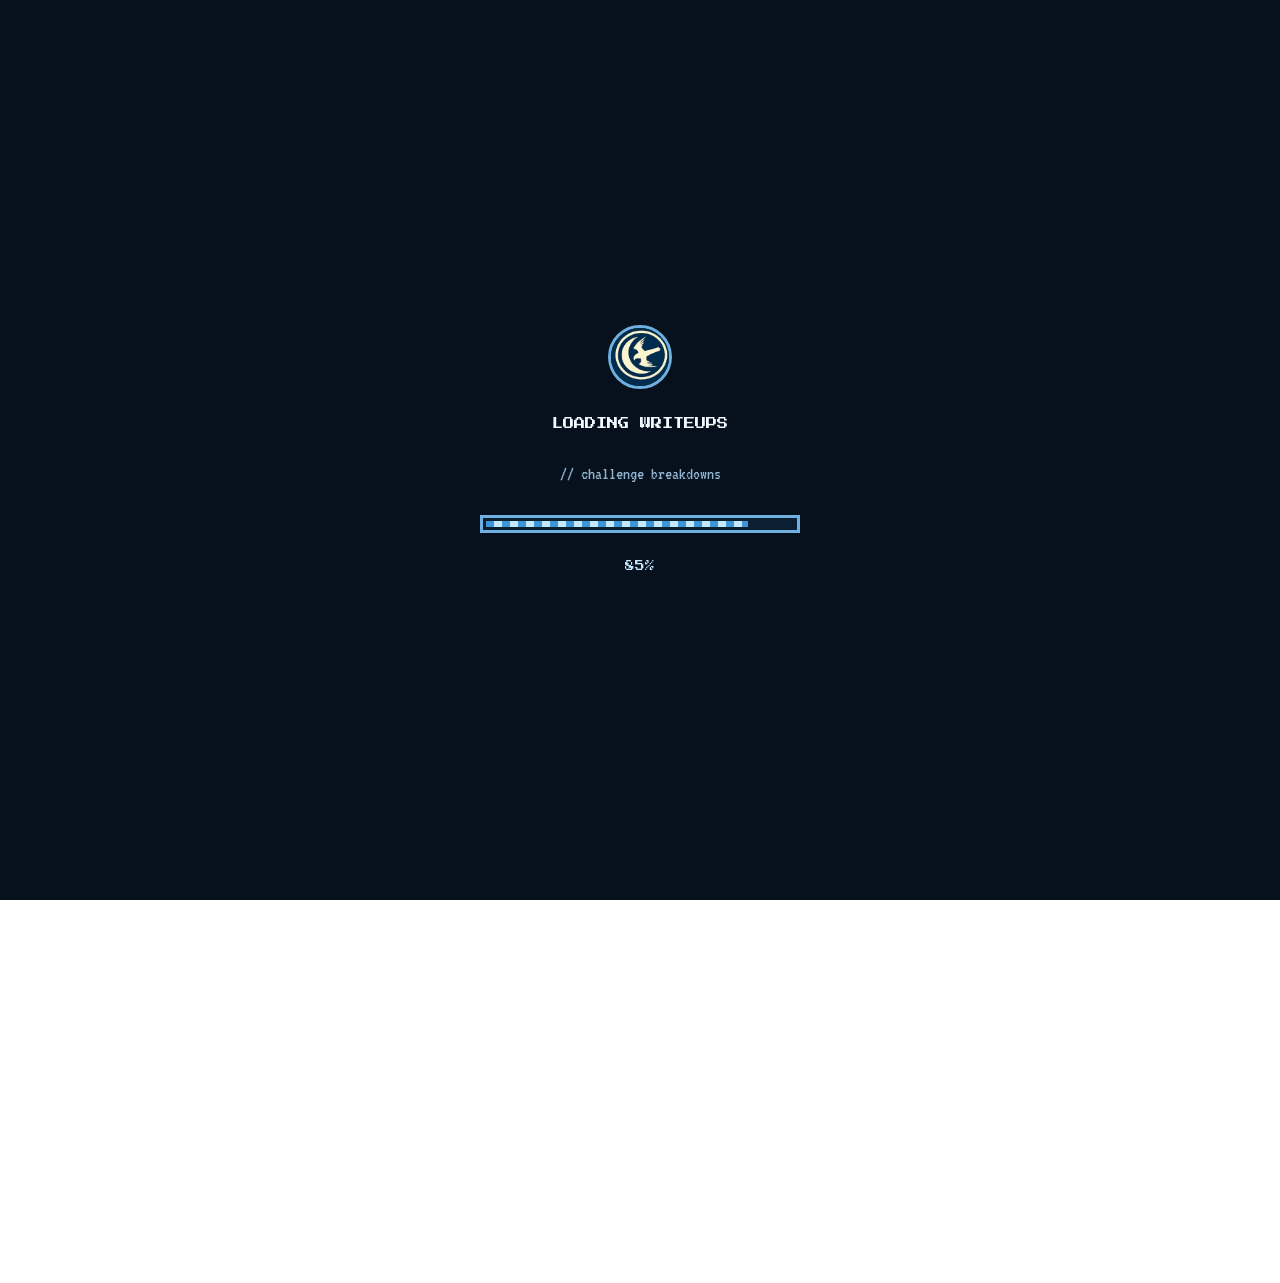
<file: writeups.html>
<!doctype html>
<html lang="en"><head>
<meta charset="UTF-8"><meta name="viewport" content="width=device-width, initial-scale=1.0">
<title>Writeups — As High As Honor</title>
<link rel="icon" href="assets/logo.jpg">
<link rel="preconnect" href="https://fonts.googleapis.com"><link rel="preconnect" href="https://fonts.gstatic.com" crossorigin>
<link href="https://fonts.googleapis.com/css2?family=Press+Start+2P&family=VT323&display=swap" rel="stylesheet">
<link rel="stylesheet" href="assets/styles.css">
</head>
<body data-page="writeups">
<div id="loader">
<img class="loader-logo" src="assets/logo.jpg" alt="">
<div class="loader-text">LOADING WRITEUPS</div><div class="loader-sub">// challenge breakdowns</div>
<div class="loader-bar-track"><div class="loader-bar-fill" id="loader-fill"></div></div>
<div class="loader-pct" id="loader-pct">0%</div>
</div>
<div id="page-content">
<header><nav class="nav">
<a class="brand" href="index.html"><img src="assets/logo.jpg" alt="As High As Honor logo">AS HIGH<br>AS HONOR</a>
<div class="navlinks"><a href="index.html">Home</a><a href="members.html">Members</a><a href="writeups.html" class=active>Writeups</a><a href="events.html">Events</a><a href="archive.html">Archive</a><a href="contact.html">Contact</a></div>
<div class="nav-right"><a class="pixel-btn ghost" href="https://ctftime.org/team/447040" target="_blank" rel="noopener">CTFtime</a><a class="pixel-btn" href="https://discord.gg/tjXGtZprT" target="_blank" rel="noopener">Discord</a></div>
</nav></header>
<main>
<section class="top"><div class="wrap"><div class="eyebrow">AsHighAsHonor // Research</div>
<h1 class="page-title">Writeups</h1><p class="muted lead">Challenge breakdowns, exploitation paths, and techniques we've written up after competitions.</p></div></section>
<section style="padding-top:36px;"><div class="wrap"><div class="row-list"><div class="row-item pixel-card"><div style="flex:1; min-width:240px;"><h3>Planetary Probe Directory</h3><p>Blind boolean-based PostgreSQL injection — binary-search extraction, schema discovery, and a honeypot table trap. Written in Arabic.</p><div class="meta" style="margin-top:8px;">by Mazen Seoudy</div></div>
<div class="right"><div class="pill">SUNSHINECTF</div> <div class="pill">WEB</div><a class="pixel-btn ghost" href="assets/writeups/Planetary-Probe-Directory.pdf" target="_blank" rel="noopener">Read PDF</a></div></div><div class="row-item pixel-card"><div style="flex:1; min-width:240px;"><h3>AI Discrimination</h3><p>Challenge write-up from DefCamp CTF.</p><div class="meta" style="margin-top:8px;">by Marwan Amr (SecMaro)</div></div>
<div class="right"><div class="pill">DEFCAMP CTF</div><a class="pixel-btn ghost" href="https://github.com/secmaro/DefCamp-CTF-aiscrimination-Write-up" target="_blank" rel="noopener">View on GitHub</a></div></div><div class="row-item pixel-card"><div style="flex:1; min-width:240px;"><h3>CookieCorp</h3><p>Challenge write-up from SunshineCTF 2026.</p><div class="meta" style="margin-top:8px;">by Marwan Amr (SecMaro)</div></div>
<div class="right"><div class="pill">SUNSHINECTF</div><a class="pixel-btn ghost" href="https://github.com/secmaro/CookieCorp-SunshineCTF-2026" target="_blank" rel="noopener">View on GitHub</a></div></div><div class="row-item pixel-card"><div style="flex:1; min-width:240px;"><h3>Groundhog Day</h3><p>Challenge write-up from SunshineCTF 2026.</p><div class="meta" style="margin-top:8px;">by Marwan Amr (SecMaro)</div></div>
<div class="right"><div class="pill">SUNSHINECTF</div><a class="pixel-btn ghost" href="https://github.com/secmaro/Groundhog-Day-SunshineCTF-2026" target="_blank" rel="noopener">View on GitHub</a></div></div></div></div></section>
</main>
<footer><div class="wrap footer-row"><span>© 2026 As High As Honor. AsHighAsHonor.</span><span class="footer-motto">"AS HIGH AS HONOR"</span></div></footer>
</div>
<script src="assets/loader.js"></script>
</body></html>
</file>
<file: assets/styles.css>
/* AS HIGH AS HONOR — winter theme: frozen pixel realm */
:root{
  --bg:#06111d; --bg-panel:#0b1f33; --bg-panel-2:#112c47;
  --line:#2b5276; --line-bright:#6fb0e0;
  --blue:#3f95d8; --blue-bright:#c4e8ff;
  --parchment:#f2f9ff; --gold:#e6f6ff;
  --text:#dcebf8; --muted:#8fb2cf;
  --glow:rgba(150,220,255,.6); --pixel:8px;
}
*{box-sizing:border-box;}
html{scroll-behavior:smooth;}
body{
  margin:0; color:var(--text); font-family:'VT323',monospace; font-size:19px; line-height:1.65;
  background:
    radial-gradient(ellipse 70% 40% at 20% -5%, rgba(110,200,255,.20), transparent 60%),
    radial-gradient(ellipse 60% 35% at 85% 0%, rgba(150,170,255,.14), transparent 60%),
    repeating-linear-gradient(0deg, rgba(255,255,255,.015) 0 2px, transparent 2px 4px),
    linear-gradient(180deg,#06111d 0%,#0a1c30 100%);
  background-attachment:fixed;
}
/* snow-covered ground along the bottom of the screen */
body::after{content:""; position:fixed; left:0; right:0; bottom:0; height:80px; pointer-events:none; z-index:40;
  background:linear-gradient(0deg, rgba(236,248,255,.30), rgba(236,248,255,.08) 55%, transparent);}
h1,h2,h3,.pixel-font{font-family:'Press Start 2P',monospace; letter-spacing:.02em; line-height:1.5;}
a{color:inherit; text-decoration:none;}
img{max-width:100%; display:block;}
::selection{background:var(--blue); color:#fff;}
:focus-visible{outline:2px solid var(--blue-bright); outline-offset:3px;}
.wrap{max-width:1120px; margin:0 auto; padding:0 24px;}
.muted{color:var(--muted);}
.lead{max-width:56ch; font-size:1.15rem; margin-top:14px;}
.lead2{color:var(--muted); max-width:56ch; font-size:1.2rem; margin-top:22px;}
.aka{margin-top:18px; font-size:1rem;}
.page-title{font-size:clamp(1.4rem,3.5vw,2.1rem); color:var(--parchment); text-shadow:0 0 18px rgba(150,220,255,.35);}
.hero-title{font-size:clamp(1.6rem,4vw,2.5rem); color:var(--parchment); text-shadow:0 0 22px rgba(150,220,255,.45);}
.link{color:var(--blue-bright); border-bottom:1px solid var(--blue-bright);}
.link:hover{text-shadow:0 0 10px var(--glow);}
.handle{font-family:'VT323',monospace; font-size:1rem; color:var(--muted);}

/* pixel-cut frosted card */
.pixel-card{
  --p:var(--pixel); position:relative;
  background:linear-gradient(180deg, rgba(20,48,76,.78), rgba(11,31,51,.88));
  border:3px solid var(--line);
  clip-path:polygon(0 var(--p),var(--p) var(--p),var(--p) 0,calc(100% - var(--p)) 0,calc(100% - var(--p)) var(--p),100% var(--p),100% calc(100% - var(--p)),calc(100% - var(--p)) calc(100% - var(--p)),calc(100% - var(--p)) 100%,var(--p) 100%,var(--p) calc(100% - var(--p)),0 calc(100% - var(--p)));
  transition:border-color .2s, box-shadow .25s, background .25s;
}
/* snow cap on every card */
.pixel-card::before{content:""; position:absolute; top:0; left:var(--p); right:var(--p); height:5px; pointer-events:none;
  background:linear-gradient(90deg, transparent, rgba(255,255,255,.85) 15%, rgba(255,255,255,.95) 50%, rgba(255,255,255,.85) 85%, transparent);}
.pixel-card:hover{border-color:var(--blue-bright); box-shadow:inset 0 0 34px rgba(150,220,255,.28), inset 0 0 6px rgba(200,240,255,.5); background:linear-gradient(180deg, rgba(28,64,99,.85), rgba(14,38,62,.92));}

.pixel-btn{
  --p:6px; display:inline-flex; align-items:center; gap:10px;
  font-family:'Press Start 2P',monospace; font-size:.68rem; padding:14px 20px;
  background:var(--blue); color:#fff; border:3px solid var(--blue-bright);
  clip-path:polygon(0 var(--p),var(--p) var(--p),var(--p) 0,calc(100% - var(--p)) 0,calc(100% - var(--p)) var(--p),100% var(--p),100% calc(100% - var(--p)),calc(100% - var(--p)) calc(100% - var(--p)),calc(100% - var(--p)) 100%,var(--p) 100%,var(--p) calc(100% - var(--p)),0 calc(100% - var(--p)));
  transition:transform .12s steps(2), background .2s, box-shadow .2s;
}
.pixel-btn:hover{background:var(--blue-bright); color:#06111d; transform:translateY(-2px); box-shadow:inset 0 0 18px rgba(255,255,255,.7);}
.pixel-btn.ghost{background:transparent; color:var(--text); border-color:var(--line);}
.pixel-btn.ghost:hover{border-color:var(--blue-bright); color:var(--blue-bright); background:rgba(150,220,255,.12); box-shadow:inset 0 0 20px rgba(150,220,255,.35);}

header{position:sticky; top:0; z-index:30; background:rgba(6,17,29,.9); backdrop-filter:blur(6px); border-bottom:3px solid var(--line);}
.nav{display:flex; align-items:center; justify-content:space-between; padding:14px 24px; max-width:1120px; margin:0 auto; gap:16px;}
.brand{display:flex; align-items:center; gap:12px; font-family:'Press Start 2P',monospace; font-size:.72rem; color:var(--parchment); flex-shrink:0;}
.brand img{height:36px; width:36px; border-radius:50%; border:2px solid var(--line-bright); transition:box-shadow .2s;}
.brand:hover img{box-shadow:0 0 16px var(--glow);}
.navlinks{display:flex; gap:22px; font-family:'Press Start 2P',monospace; font-size:.6rem; flex-wrap:wrap;}
.navlinks a{color:var(--muted); padding:6px 2px; border-bottom:2px solid transparent; transition:color .15s,border-color .15s,text-shadow .15s;}
.navlinks a:hover,.navlinks a.active{color:var(--blue-bright); border-color:var(--blue-bright); text-shadow:0 0 12px var(--glow);}
.nav-right{display:flex; gap:10px; align-items:center; flex-shrink:0;}
.nav-right .pixel-btn{padding:10px 14px; font-size:.6rem;}
@media (max-width:920px){.navlinks{order:3; width:100%; gap:14px; padding-top:10px; border-top:2px dashed var(--line);} .nav{flex-wrap:wrap;}}

section{padding:76px 0;}
section.top{padding-bottom:0;}
.eyebrow{font-family:'Press Start 2P',monospace; font-size:.62rem; color:var(--blue-bright); margin-bottom:16px;}
.section-head{display:flex; align-items:baseline; justify-content:space-between; gap:24px; flex-wrap:wrap; margin-bottom:44px; padding-bottom:22px; border-bottom:3px solid var(--line);}
.section-head h2{font-size:1.35rem; color:var(--parchment);}
.section-head p{color:var(--muted); max-width:44ch; margin:0; font-size:1.15rem;}
.btn-row{display:flex; gap:16px; margin-top:32px; flex-wrap:wrap;}
.tag-row{display:flex; flex-wrap:wrap; gap:10px;}
.tag-row span{border:2px solid var(--line); padding:4px 12px; font-size:.95rem; color:var(--muted); transition:border-color .2s,color .2s,box-shadow .2s;}
.tag-row span:hover{border-color:var(--blue-bright); color:var(--blue-bright); box-shadow:0 0 14px var(--glow);}
.tag-row.skills{margin-top:14px;}
.tag-row.skills span{border-color:var(--line-bright); color:var(--blue-bright); font-size:.9rem; padding:2px 10px;}

/* home */
.hero{display:grid; grid-template-columns:1.2fr .8fr; gap:56px; align-items:center;}
.sigil{padding:28px;} .sigil img{border:2px solid var(--line);}
.grid4{display:grid; grid-template-columns:repeat(4,1fr); gap:22px;}
.tile{padding:26px; display:block;} .tile h3{font-size:.85rem; color:var(--parchment); margin:14px 0 10px;} .tile p{color:var(--muted); font-size:1rem; margin:0;}
.cta{padding:52px; display:grid; grid-template-columns:1.2fr 1fr; gap:36px; align-items:center;}
.cta h2{font-size:1.15rem; color:var(--parchment); margin-bottom:14px;}
@media (max-width:860px){.hero,.cta{grid-template-columns:1fr;} .grid4{grid-template-columns:1fr 1fr;}}
@media (max-width:520px){.grid4{grid-template-columns:1fr;}}

footer{padding:34px 0 110px; border-top:3px solid var(--line-bright); color:var(--muted); font-size:.95rem; background:linear-gradient(180deg, rgba(220,240,255,.10), transparent);}
.footer-row{display:flex; justify-content:space-between; align-items:center; flex-wrap:wrap; gap:12px;}
.footer-motto{font-family:'Press Start 2P',monospace; font-size:.6rem; color:var(--blue-bright);}

.social-row{display:flex; gap:10px; margin-top:18px; flex-wrap:wrap;}
.social-row a{width:38px; height:38px; border:2px solid var(--line); display:flex; align-items:center; justify-content:center; color:var(--muted); transition:border-color .15s,color .15s,transform .15s,box-shadow .2s;}
.social-row a:hover{border-color:var(--blue-bright); color:var(--blue-bright); transform:translateY(-2px); box-shadow:0 0 16px var(--glow);}
.social-row svg{width:16px; height:16px; fill:currentColor;}

.leader-card{display:grid; grid-template-columns:180px 1fr; gap:32px; align-items:center; padding:34px; margin-bottom:26px;}
.leader-photo,.member-card .avatar{border:3px solid var(--line-bright); overflow:hidden; background:var(--bg-panel-2); transition:box-shadow .25s;}
.leader-photo{width:180px; height:180px;}
.leader-photo img{width:100%; height:100%; object-fit:cover;}
.leader-photo:hover,.member-card .avatar:hover{box-shadow:0 0 22px var(--glow);}
.member-role{display:inline-block; font-family:'Press Start 2P',monospace; font-size:.58rem; color:#06111d; background:var(--blue-bright); padding:5px 10px; margin-bottom:12px;}
.member-name{font-size:1.05rem; color:var(--parchment);}
.member-desc{color:var(--muted); margin-top:10px; font-size:1.05rem; max-width:58ch;}
.roster{display:grid; grid-template-columns:repeat(3,1fr); gap:22px;}
.member-card{padding:28px;}
.member-card .avatar{position:relative; width:74px; height:74px; display:flex; align-items:center; justify-content:center; font-family:'Press Start 2P',monospace; font-size:1rem; color:var(--parchment); margin-bottom:16px;}
.member-card .avatar img{position:absolute; inset:0; width:100%; height:100%; object-fit:cover;}
@media (max-width:980px){.roster{grid-template-columns:1fr 1fr;}}
@media (max-width:760px){.leader-card{grid-template-columns:1fr; text-align:center;} .leader-photo{margin:0 auto;} .social-row,.tag-row{justify-content:center;} .roster{grid-template-columns:1fr; text-align:center;} .member-card .avatar{margin-left:auto; margin-right:auto;}}

.row-list{display:flex; flex-direction:column; gap:16px;}
.row-item{display:flex; justify-content:space-between; align-items:center; gap:20px; padding:22px 26px; flex-wrap:wrap;}
.row-item .meta{font-size:.9rem; color:var(--muted);}
.row-item h3{font-size:.78rem; color:var(--parchment); margin:0 0 8px;}
.row-item p{margin:0; color:var(--muted); font-size:1.05rem; max-width:56ch;}
.row-item .right{display:flex; gap:10px; align-items:center; flex-wrap:wrap;}
.pill{display:inline-block; font-family:'Press Start 2P',monospace; font-size:.55rem; padding:6px 10px; border:2px solid var(--line); color:var(--blue-bright); white-space:nowrap; transition:box-shadow .2s,border-color .2s;}
.pill:hover{border-color:var(--blue-bright); box-shadow:0 0 14px var(--glow);}
.placeholder-note{border:2px dashed var(--line); padding:20px 24px; color:var(--muted); font-size:1rem;}
.grid2{display:grid; grid-template-columns:1fr 1fr; gap:24px;}
.cc{padding:36px;} .cc .pill{margin-bottom:16px;} .cc h2{font-size:1rem; color:var(--parchment); margin-bottom:14px;} .cc p{margin-bottom:22px;}
@media (max-width:760px){.grid2{grid-template-columns:1fr;}}

/* loader */
.htb-logo{width:22px; height:21px; display:inline-block; vertical-align:middle; margin-right:8px; filter:drop-shadow(0 0 6px #9fef00);}
.pixel-btn .htb-logo{margin:0;}
#loader{position:fixed; inset:0; z-index:9999; background:var(--bg); display:flex; flex-direction:column; align-items:center; justify-content:center; gap:26px; transition:opacity .5s steps(6),visibility .5s;}
#loader.hide{opacity:0; visibility:hidden; pointer-events:none;}
.loader-logo{width:64px; height:64px; border-radius:50%; border:3px solid var(--line-bright); animation:pulse 1.1s steps(4) infinite;}
@keyframes pulse{0%,100%{filter:brightness(1);}50%{filter:brightness(1.5) drop-shadow(0 0 10px #9be0ff);}}
.loader-text{font-family:'Press Start 2P',monospace; font-size:.7rem; color:var(--parchment); text-align:center; padding:0 20px;}
.loader-sub{font-size:1.1rem; color:var(--muted);}
.loader-bar-track{width:min(320px,70vw); height:18px; border:3px solid var(--line-bright); padding:3px; background:var(--bg-panel);}
.loader-bar-fill{height:100%; width:0%; background:repeating-linear-gradient(90deg,var(--blue) 0 8px,var(--blue-bright) 8px 16px);}
.loader-pct{font-family:'Press Start 2P',monospace; font-size:.6rem; color:var(--blue-bright);}
body.is-loading{overflow:hidden;}
#page-content{opacity:0; transition:opacity .4s ease;}
#page-content.show{opacity:1;}

/* snow + cursor light */
#snow{position:fixed; inset:0; width:100%; height:100%; pointer-events:none; z-index:45;}
#cursor-glow{position:fixed; top:0; left:0; width:340px; height:340px; margin:-170px 0 0 -170px; pointer-events:none; z-index:44; opacity:0; transition:opacity .3s;
  background:radial-gradient(circle, rgba(150,220,255,.20), rgba(150,220,255,.07) 40%, transparent 68%); mix-blend-mode:screen;}
#cursor-glow.on{opacity:1;}
@media (prefers-reduced-motion:reduce){#snow{display:none;} .loader-logo{animation:none;}}
</file>
